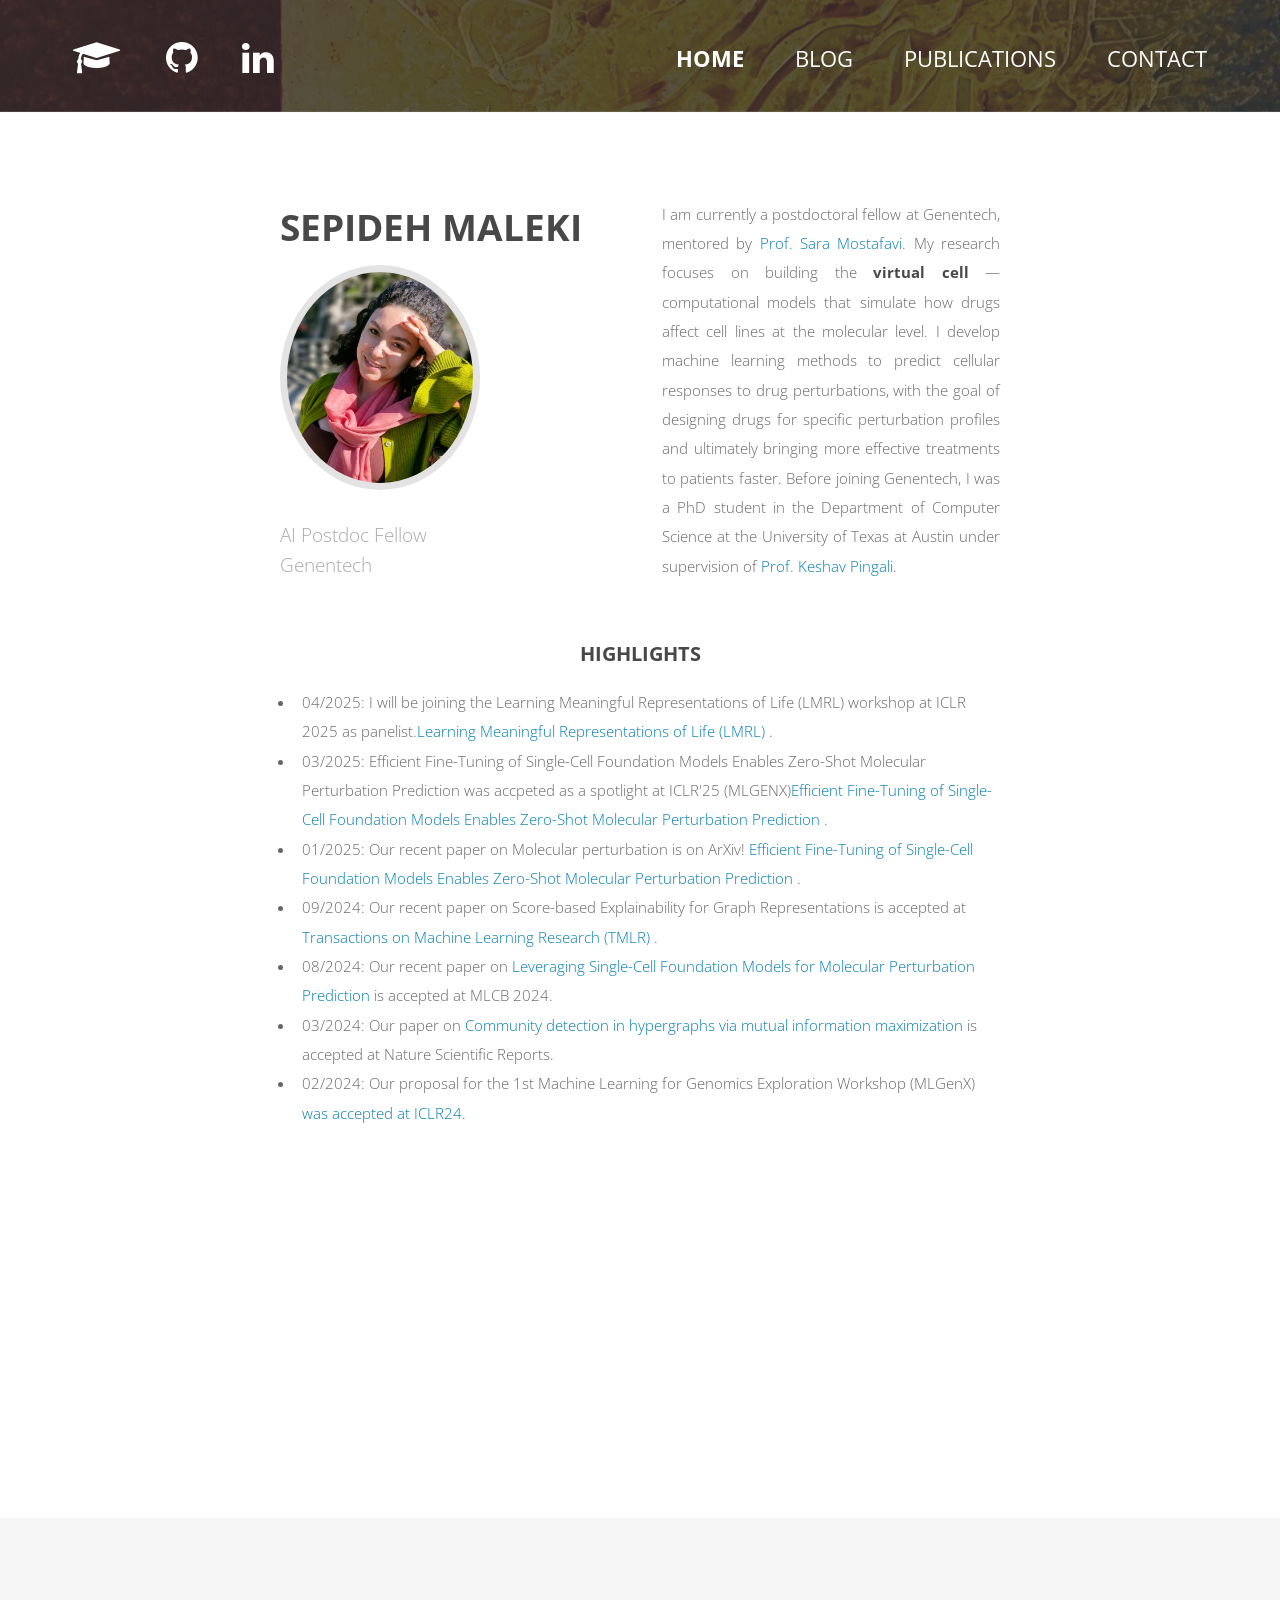
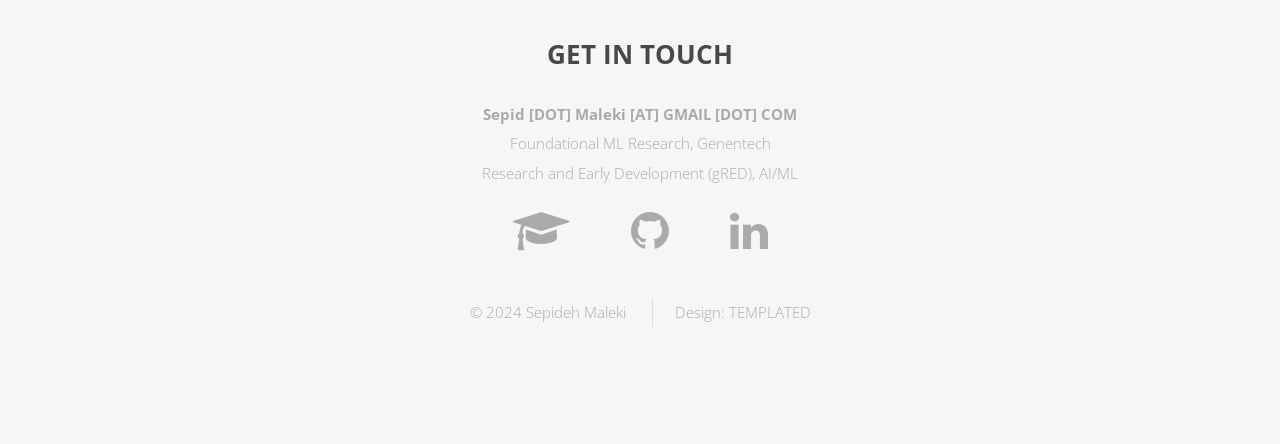
<file: index.html>
<!DOCTYPE HTML>
<!--
	Spatial by TEMPLATED
	templated.co @templatedco
	Released for free under the Creative Commons Attribution 3.0 license (templated.co/license)
-->
<html>

<head>
	<title>Sepideh Maleki | AI Research Postdoc fellow @ Genentech</title>
	<meta http-equiv="content-type" content="text/html; charset=utf-8" />
	<meta name="description" content="" />
	<meta name="keywords" content="" />
	<noscript>
		<link rel="stylesheet" href="css/style.css" />
		<link rel="stylesheet" href="css/skel.css" />
		<link rel="stylesheet" href="css/style-xlarge.css" />
	</noscript>
	<link rel="stylesheet" type="text/css" href="https://fonts.googleapis.com/css?family=Raleway:400,700">
	<link rel="stylesheet" type="text/css" href="https://fonts.googleapis.com/css?family=Open+Sans">
	<link rel="stylesheet" href="css/font-awesome.min.css">
	<!--[if lte IE 8]><script src="js/html5shiv.js"></script><![endif]-->
	<script src="js/jquery.min.js"></script>
	<script src="js/skel.min.js"></script>
	<script src="js/skel-layers.min.js"></script>
	<script src="js/init.js"></script>
	<script src='https://cdn.mathjax.org/mathjax/latest/MathJax.js?config=TeX-AMS-MML_HTMLorMML'></script>
</head>

<body class="landing">

	<!-- Header -->
	<header id="header">
		<ul class="icons">
			<li>
				<a href="https://scholar.google.com/citations?user=JSwHqtYAAAAJ&hl=en" class="icon fa-graduation-cap"></a>
			</li>
				<li>
					<a href="https://github.com/sepidism" class="icon fa-github"></a>
				</li>
			<li>
				<a href="https://www.linkedin.com/in/sepideh-maleki-08507460" class="icon fa-linkedin"></a>
			</li>
		</ul>
		<nav id="nav">
			<ul>
				<li><a href="/" class="active">Home</a></li>
				<li><a href="/blog.html">Blog</a></li>
				<li><a href="/#two">Publications</a></li>
				<li><a href="/#footer">Contact</a></li>
			</ul>
		</nav>
	</header>

	<!-- One -->
	<section id="one" class="wrapper style1">
		<div class="container 75%">
			<div class="row 200%">
				<div class="6u 12u$(medium)">
					<header class="major">
						<h2>Sepideh Maleki</h2>
						<p>
							<div class="image rounded" style="margin-bottom: 1.5em;"><img src="sm.jpeg" width="200" alt="" /></div>
						</p>
						<p style="text-transform:none">AI Postdoc Fellow</p>
						<p style="text-transform:none">Genentech</p>
					</header>
				</div>
				<div class="6u$ 12u$(medium)">
          <p align="justify">I am currently a postdoctoral fellow at Genentech, mentored by <a href="https://saramostafavi.github.io/" target="_blank">Prof. Sara Mostafavi</a>. My research focuses on building the <strong>virtual cell</strong> — computational models that simulate how drugs affect cell lines at the molecular level. I develop machine learning methods to predict cellular responses to drug perturbations, with the goal of designing drugs for specific perturbation profiles and ultimately bringing more effective treatments to patients faster.

		  Before joining Genentech, I was a PhD student in the Department of Computer Science at the University of Texas at Austin under supervision of <a href="https://www.cs.utexas.edu/~pingali/" target="_blank">Prof. Keshav Pingali</a>.
				</div>
			</div>
		</div>

		<div class="container 75%">
			<h3 style="text-align: center">Highlights</h3>
			<ul>
	<li>04/2025: I will be joining the Learning Meaningful Representations of Life (LMRL) workshop at ICLR 2025 as panelist.<a href="https://www.lmrl.org/">Learning Meaningful Representations of Life (LMRL)</a> .</li>

	<li>03/2025: Efficient Fine-Tuning of Single-Cell Foundation Models Enables Zero-Shot Molecular Perturbation Prediction was accpeted as a spotlight at ICLR'25 (MLGENX)<a href="https://arxiv.org/abs/2412.13478/">Efficient Fine-Tuning of Single-Cell Foundation Models Enables Zero-Shot Molecular Perturbation Prediction</a> .</li>

	<li>01/2025: Our recent paper on Molecular perturbation is on ArXiv! <a href="https://arxiv.org/abs/2412.13478/">Efficient Fine-Tuning of Single-Cell Foundation Models Enables Zero-Shot Molecular Perturbation Prediction</a> .</li>

	<li>09/2024: Our recent paper on Score-based Explainability for Graph Representations is accepted at <a href="https://jmlr.org/tmlr/">Transactions on Machine Learning Research (TMLR)</a> .</li>
	<li>08/2024: Our recent paper on <a href="https://openreview.net/pdf?id=DnG75_KyHjX">Leveraging Single-Cell Foundation Models for Molecular Perturbation Prediction</a> is accepted at MLCB 2024.</li>
        <li>03/2024: Our paper on <a href="https://www.nature.com/articles/s41598-024-55934-5">Community detection in hypergraphs via mutual information maximization</a> is accepted at Nature Scientific Reports. 
        <li>02/2024: Our proposal for the 1st Machine Learning for Genomics Exploration Workshop (MLGenX) <a href="https://mlgenx.github.io/"> was accepted at ICLR24.</a></li>
        
			</ul>
		</div>
	</section>

	<!-- Two -->
<!-- 	<section id="two" class="wrapper style2">
		<div class="container 75%">
			<h2 style="text-align: center">Selected Publications</h2>
			<hr />
			<div class="row 200%">
				<div class="3u 4u(large) 12u$(medium)">
						<div class="image rounded"><img src="images/bayrel.png" width="180" alt="" style="border:none;" /></div>
				</div>
				<div class="9u$ 8u$(large) 12u$(medium)">
					<header>
						<h4>Bayesian Relational Learning</h4>
						<p>a novel Bayesian representation learning method that infers the relational interactions across multi-omics data types.</p>
					</header>
					<p><span style="text-decoration: underline;">E. Hajiramezanali*</span>, A. Hasanzadeh*, N. Duffield, K. Narayanan, and X. Qian, <span style="font-weight: bold">BayReL: Bayesian Relational Learning for Multi-omics Data Integration</span>, NeurIPS 2020, [<a href='https://proceedings.neurips.cc/paper/2020/file/df5511886da327a5e2877c3cd733d9d7-Paper.pdf'>NeurIPS</a>, <a href='https://arxiv.org/abs/2010.05895'>arXiv:2010.05895</a>,<a href="http://ehsanhajiramezanali.github.io/misc/bayrelSlides.pdf">Slides</a>, <a href="http://ehsanhajiramezanali.github.io/misc/bayrelPoster.pdf">Poster</a>, <a href="https://github.com/ehsanhajiramezanali/BayReL">Code</a>], *equal contribution.</p>
				</div>
			</div>
			<hr />
			<div class="row 200%">
				<div class="3u 4u(large) 12u$(medium)">
						<div class="image rounded"><img src="images/gcn2.png" width="180" alt="" style="border:none;" /></div>
				</div>
				<div class="9u$ 8u$(large) 12u$(medium)">
					<header>
						<h4>Graph DropConnect</h4>
						<p>A unified framework for adaptive connection sampling in GNNS that not only alleviates over-smoothing and over-fitting tendencies of deep GNNs, but also enables learning with uncertainty.</p>
					</header>
          <p>A. Hasanzadeh*, <span style="text-decoration: underline;">E. Hajiramezanali*</span>, M. Zhou, N. Duffield, K. Narayanan, and X. Qian, <span style="font-weight: bold">Bayesian Graph Neural Networks with Adaptive Connection Sampling</span>, ICML 2020, [<a href='https://proceedings.icml.cc/static/paper_files/icml/2020/6133-Paper.pdf'>ICML</a>, <a href='https://arxiv.org/abs/2006.04064'>arXiv:2006.04064</a>,<a href="http://ehsanhajiramezanali.github.io/misc/gdcSlides.pdf">Slides</a>, <a href="https://github.com/ehsanhajiramezanali/GDC">Code</a>], *equal contribution.</p>
				</div>
			</div>
			<hr />
			<div class="row 200%">
				<div class="3u 4u(large) 12u$(medium)">
						<div class="image rounded"><img src="images/vgrnn.png" width="180" alt="" style="border:none;" /></div>
				</div>
				<div class="9u$ 8u$(large) 12u$(medium)">
					<header>
						<h4>Variational Graph Recurrent Neural Networks</h4>
						<p>Node embedding method for dynamic graphs that maps each node to a random vector in the latent space.</p>
					</header>
          <p><span style="text-decoration: underline;">E. Hajiramezanali*</span>, A. Hasanzadeh*, K. Narayanan, N. Duffield, M. Zhou, and X. Qian, <span style="font-weight: bold">Variational Graph Recurrent Neural Networks</span>, NeurIPS 2019, [<a href='http://papers.nips.cc/paper/9254-variational-graph-recurrent-neural-networks'>NeurIPS</a>, <a href='https://arxiv.org/abs/1908.09710'>arXiv:1908.09710</a>,<a href="http://ehsanhajiramezanali.github.io/misc/vgrnnPoster.pdf">Poster</a>, <a href="https://github.com/ehsanhajiramezanali/VGRNN">Code</a>], *equal contribution.</p>
				</div>
			</div>
			<hr />
			<div class="row 200%">
				<div class="3u 4u(large) 12u$(medium)">
						<div class="image rounded"><img src="images/sobc.png" width="180" alt="" style="border:none;" /></div>
				</div>
				<div class="9u$ 8u$(large) 12u$(medium)">
					<header>
						<h4>Scalable Optimal Bayesian Classification</h4>
						<p>Optimal classification of single-cell trajectories accounting for potential model uncertainty.</p>
					</header>
					<p><span style="text-decoration: underline;">E. Hajiramezanali</span>, M. Imani, U. Braga-Neto, X. Q, and E. Dougherty, <span style="font-weight: bold">Scalable Optimal Bayesian Classification of Single-Cell Trajectories under Regulatory Model Uncertainty</span>, BMC Genomics, [<a href='https://bmcgenomics.biomedcentral.com/articles/10.1186/s12864-019-5720-3'>BMC Genomics</a>, <a href='http://ehsanhajiramezanali.github.io/misc/sobc.pdf'>PDF</a>].</p>
				</div>
			</div>
			<hr />
			<div class="row 200%">
				<div class="3u 4u(large) 12u$(medium)">
						<div class="image rounded"><img src="images/bmdl.png" width="180" alt="" style="border:none;" /></div>
				</div>
				<div class="9u$ 8u$(large) 12u$(medium)">
					<header>
						<h4>Bayesian Multi-Domain Learning</h4>
						<p>Multi-domain negative binomial factorization model for over-dispersed count data.</p>
					</header>
					<p><span style="text-decoration: underline;">E. Hajiramezanali</span>, S. Z. Dadaneh, A. Karbalayghareh, M. Zhou, and X. Qian, <span style="font-weight: bold">Bayesian Multi-Domain Learning for Cancer Subtype Discovery from Next-Generation Sequencing Count Data</span>, NeurIPS 2018, [<a href='http://papers.nips.cc/paper/8125-bayesian-multi-domain-learning-for-cancer-subtype-discovery-from-next-generation-sequencing-count-data'>NeurIPS</a>, <a href='http://ehsanhajiramezanali.github.io/misc/Ehsan_BMDL_NIPS2018.pdf'>PDF</a>].</p>
				</div>
			</div>
			<hr />
			<p style="text-align:center;">For a full list, have a look at my <a href="https://scholar.google.com/citations?user=20I_DMoAAAAJ&hl=en">Google Scholar</a> page.</p>
		</div>
	</section>
 -->

	<!-- Three -->
	<section id="three" class="wrapper style3 special">
		<div class="container 50%">

			<h2>Curriculum vitae</h2>
			<ul class="actions">
				<li><a href="SMaleki_resume.pdf" class="button alt big">Download CV</a></li>
			</ul>
		</div>
	</section>


	<!-- Footer -->
	<footer id="footer">
		<div class="container">
			<h2>Get in touch</h2>
			<p><span style="font-weight: bold">Sepid [DOT] Maleki [AT] GMAIL [DOT] COM</span><br /> Foundational ML Research, Genentech<br />Research and Early Development (gRED), AI/ML</p>
			<p></p>
			<ul class="icons">
			<li>
				<a href="https://scholar.google.com/citations?user=20I_DMoAAAAJ&hl=en" class="icon fa-graduation-cap"></a>
			</li>
				<li>
					<a href="https://github.com/sepidism" class="icon fa-github"></a>
				</li>
			<li>
				<a href="https://www.linkedin.com/in/ehsan-hajiramezanali-978a3b52/" class="icon fa-linkedin"></a>
			</li>
			</ul>
			<ul class="copyright">
				<li>&copy; 2024 Sepideh Maleki</li>
				<li>Design: <a href="http://templated.co">TEMPLATED</a></li>
			</ul>
		</div>
	</footer>

</body>

</html>
</file>
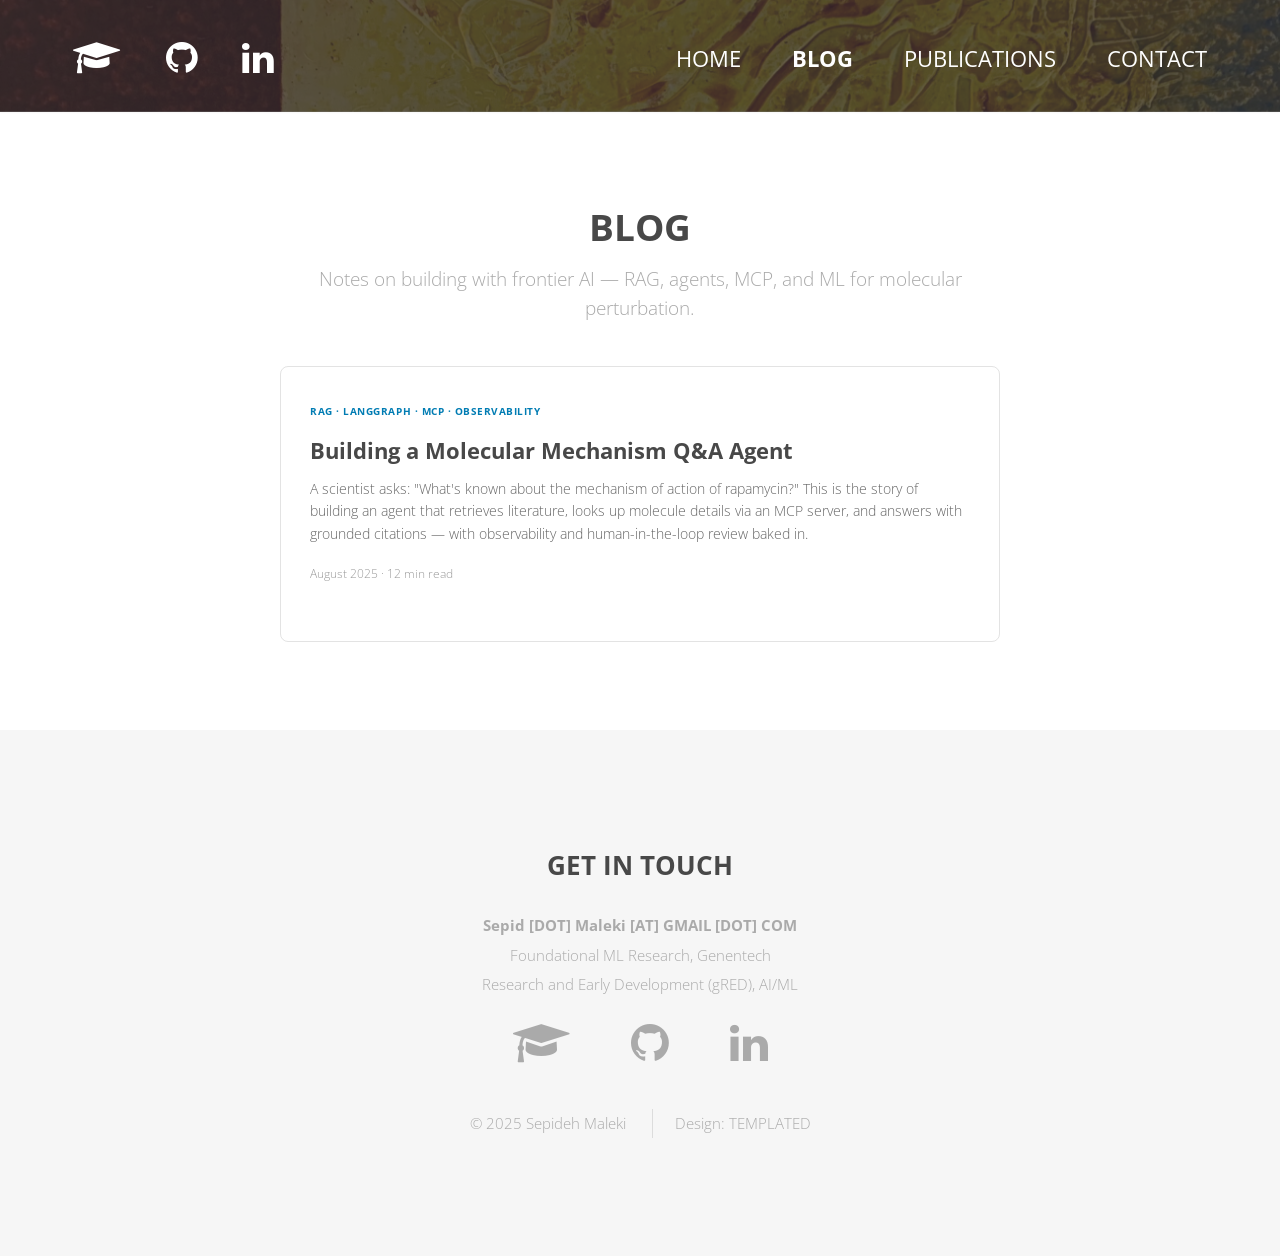
<file: blog.html>
<!DOCTYPE HTML>
<!--
	Spatial by TEMPLATED
	templated.co @templatedco
	Released for free under the Creative Commons Attribution 3.0 license (templated.co/license)
-->
<html>

<head>
	<title>Blog — Sepideh Maleki</title>
	<meta http-equiv="content-type" content="text/html; charset=utf-8" />
	<meta name="viewport" content="width=device-width, initial-scale=1" />
	<noscript>
		<link rel="stylesheet" href="css/style.css" />
		<link rel="stylesheet" href="css/skel.css" />
		<link rel="stylesheet" href="css/style-xlarge.css" />
	</noscript>
	<link rel="stylesheet" type="text/css" href="https://fonts.googleapis.com/css?family=Raleway:400,700">
	<link rel="stylesheet" type="text/css" href="https://fonts.googleapis.com/css?family=Open+Sans">
	<link rel="stylesheet" href="css/font-awesome.min.css">
	<!--[if lte IE 8]><script src="js/html5shiv.js"></script><![endif]-->
	<script src="js/jquery.min.js"></script>
	<script src="js/skel.min.js"></script>
	<script src="js/skel-layers.min.js"></script>
	<script src="js/init.js"></script>
</head>

<body class="landing">

	<!-- Header -->
	<header id="header">
		<ul class="icons">
			<li>
				<a href="https://scholar.google.com/citations?user=JSwHqtYAAAAJ&hl=en" class="icon fa-graduation-cap"></a>
			</li>
			<li>
				<a href="https://github.com/sepidism" class="icon fa-github"></a>
			</li>
			<li>
				<a href="https://www.linkedin.com/in/sepideh-maleki-08507460" class="icon fa-linkedin"></a>
			</li>
		</ul>
		<nav id="nav">
			<ul>
				<li><a href="/">Home</a></li>
				<li><a href="/blog.html" class="active">Blog</a></li>
				<li><a href="/#two">Publications</a></li>
				<li><a href="/#footer">Contact</a></li>
			</ul>
		</nav>
	</header>

	<!-- Blog Index -->
	<section id="one" class="wrapper style1">
		<div class="container 75%">
			<header class="major" style="text-align: center; margin-bottom: 3em;">
				<h2>Blog</h2>
				<p style="text-transform:none">Notes on building with frontier AI — RAG, agents, MCP, and ML for molecular perturbation.</p>
			</header>

			<!-- Blog Post Card -->
			<a href="/blog/molecular-mechanism-qa-agent.html" style="text-decoration:none; color:inherit; display:block; padding:2em; border:1px solid rgba(144,144,144,0.25); border-radius:8px; margin-bottom:2em; transition: all 0.2s ease-in-out;" onmouseover="this.style.borderColor='#007cb3'; this.style.boxShadow='0 4px 20px rgba(0,0,0,0.08)';" onmouseout="this.style.borderColor='rgba(144,144,144,0.25)'; this.style.boxShadow='none';">
				<p style="text-transform:uppercase; font-size:0.7em; font-weight:700; letter-spacing:0.05em; color:#007cb3; margin-bottom:0.8em;">RAG · LangGraph · MCP · Observability</p>
				<h3 style="font-size:1.5em; margin-bottom:0.5em; text-transform:none;">Building a Molecular Mechanism Q&amp;A Agent</h3>
				<p style="color:#666; line-height:1.6em; font-size:0.95em; margin-bottom:1em;">A scientist asks: "What's known about the mechanism of action of rapamycin?" This is the story of building an agent that retrieves literature, looks up molecule details via an MCP server, and answers with grounded citations — with observability and human-in-the-loop review baked in.</p>
				<p style="font-size:0.8em; color:#999;">August 2025 · 12 min read</p>
			</a>

		</div>
	</section>

	<!-- Footer -->
	<footer id="footer">
		<div class="container">
			<h2>Get in touch</h2>
			<p><span style="font-weight: bold">Sepid [DOT] Maleki [AT] GMAIL [DOT] COM</span><br /> Foundational ML Research, Genentech<br />Research and Early Development (gRED), AI/ML</p>
			<ul class="icons">
				<li><a href="https://scholar.google.com/citations?user=JSwHqtYAAAAJ&hl=en" class="icon fa-graduation-cap"></a></li>
				<li><a href="https://github.com/sepidism" class="icon fa-github"></a></li>
				<li><a href="https://www.linkedin.com/in/sepideh-maleki-08507460" class="icon fa-linkedin"></a></li>
			</ul>
			<ul class="copyright">
				<li>&copy; 2025 Sepideh Maleki</li>
				<li>Design: <a href="http://templated.co">TEMPLATED</a></li>
			</ul>
		</div>
	</footer>

</body>

</html>
</file>
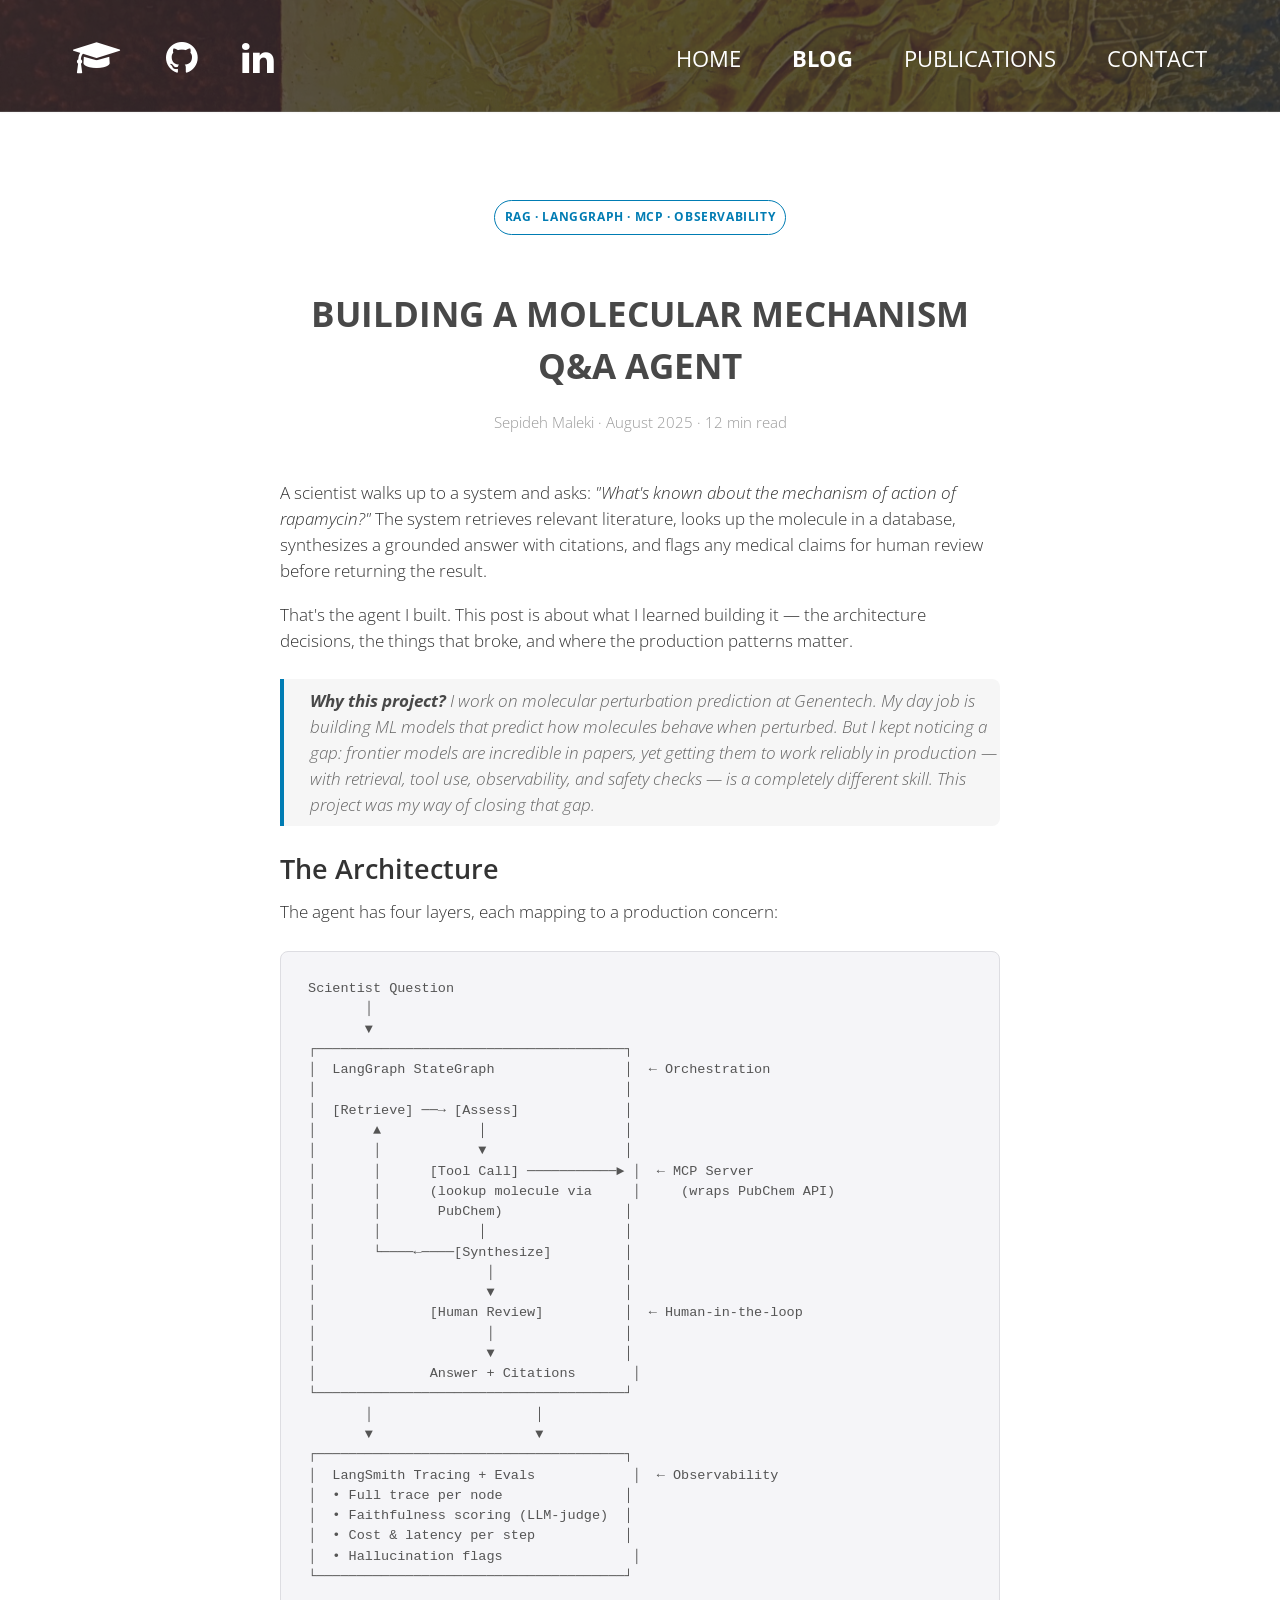
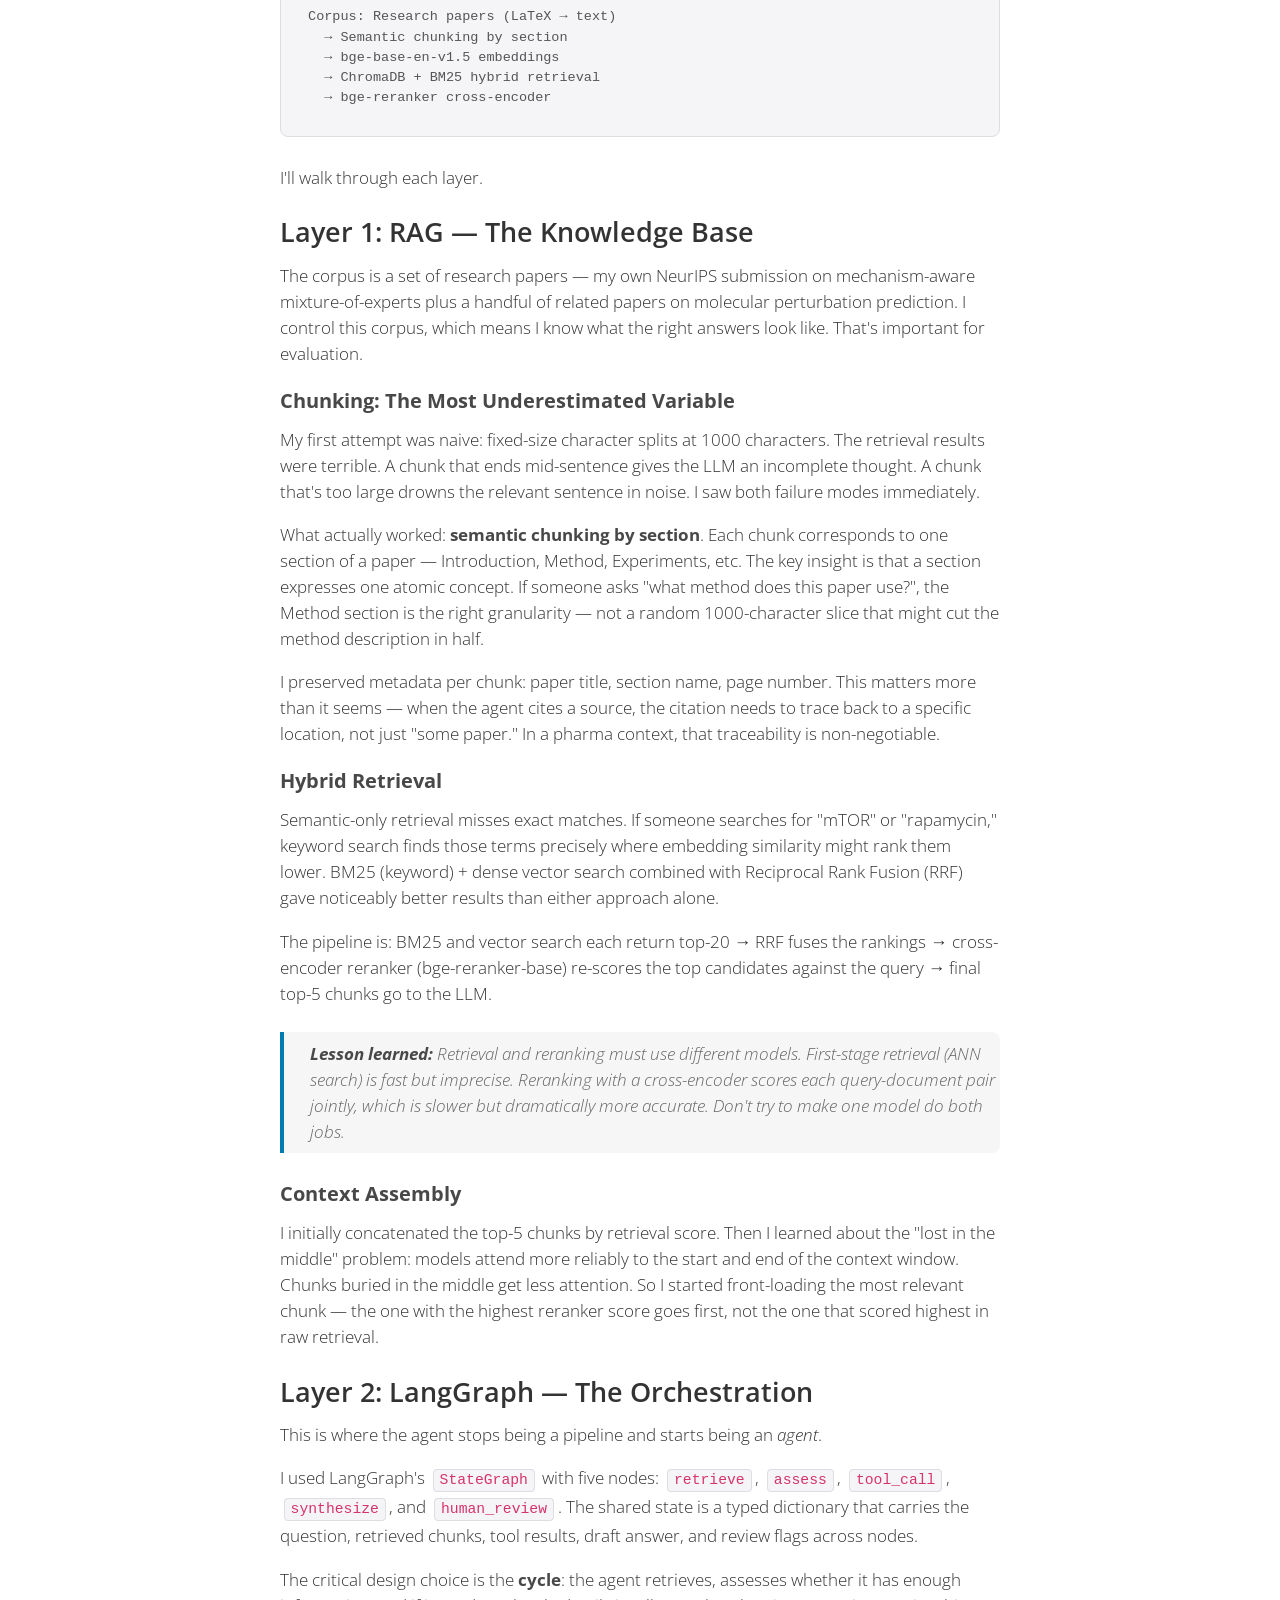
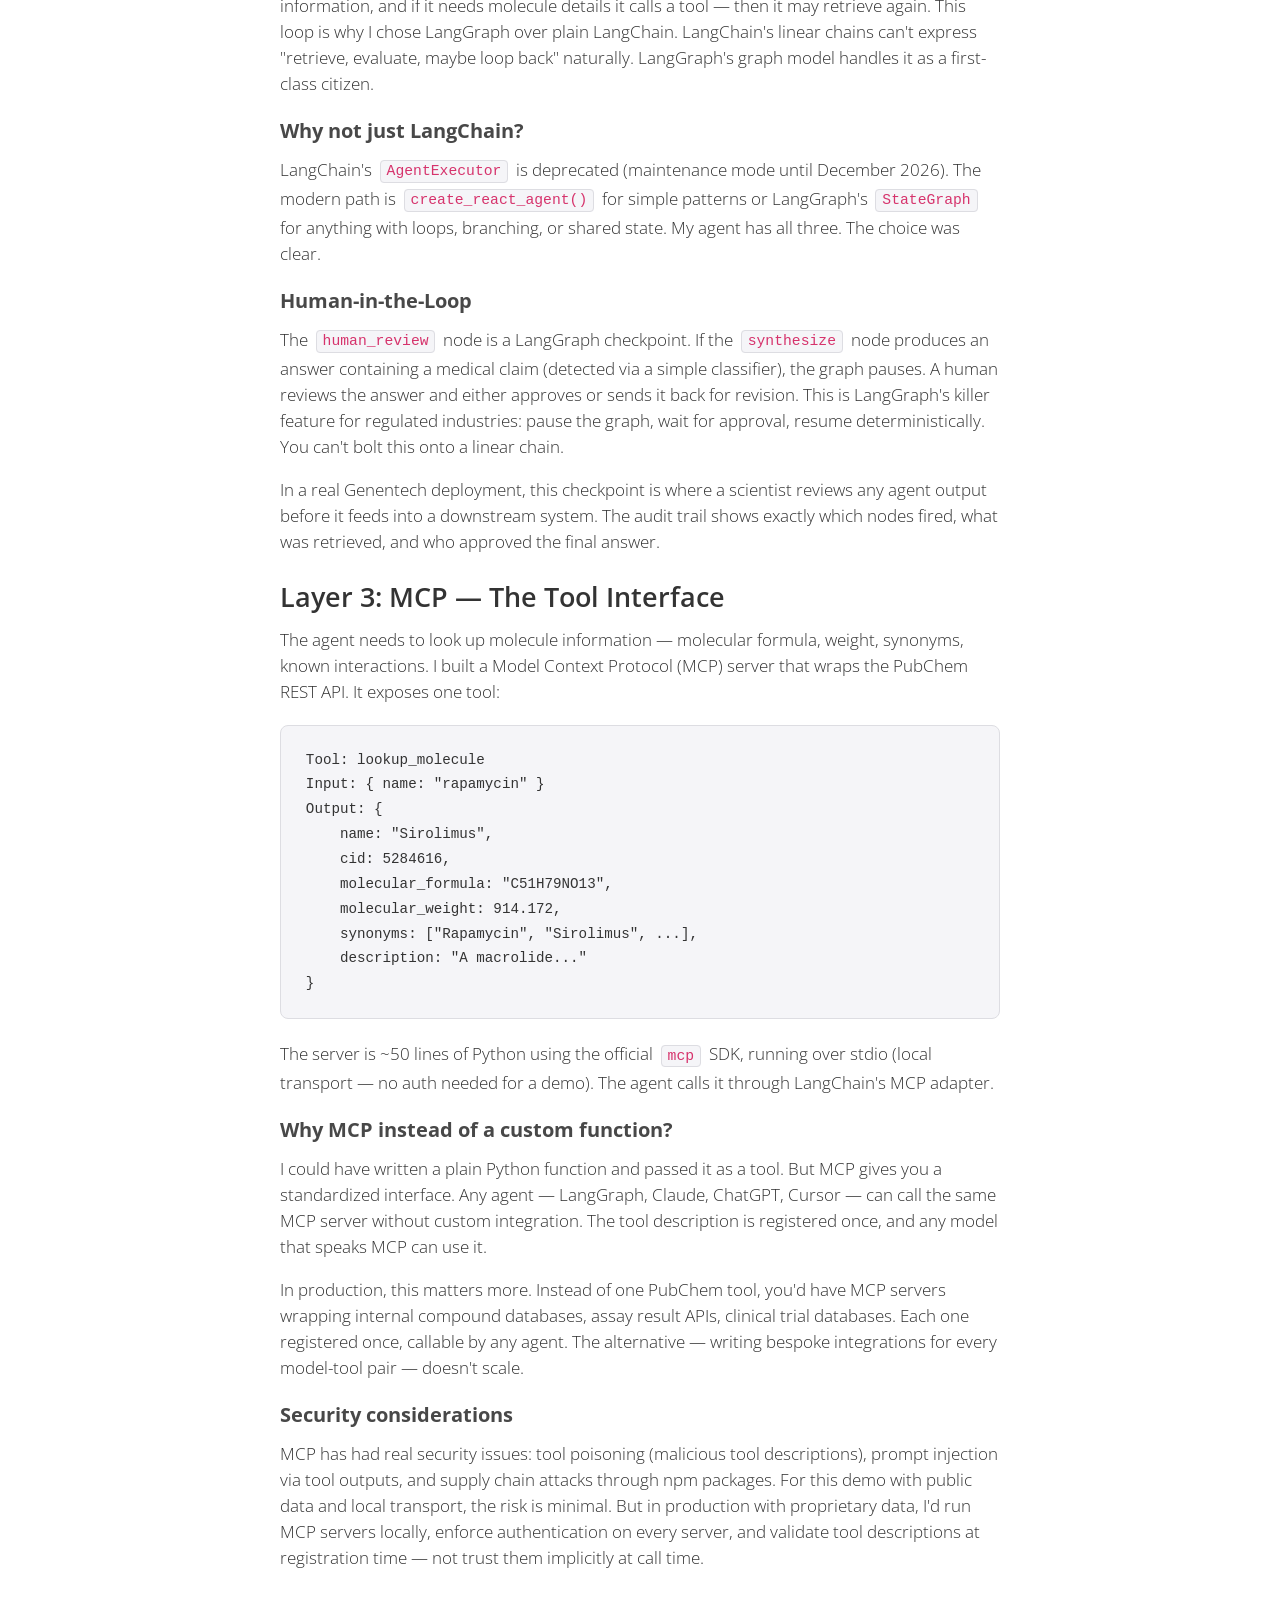
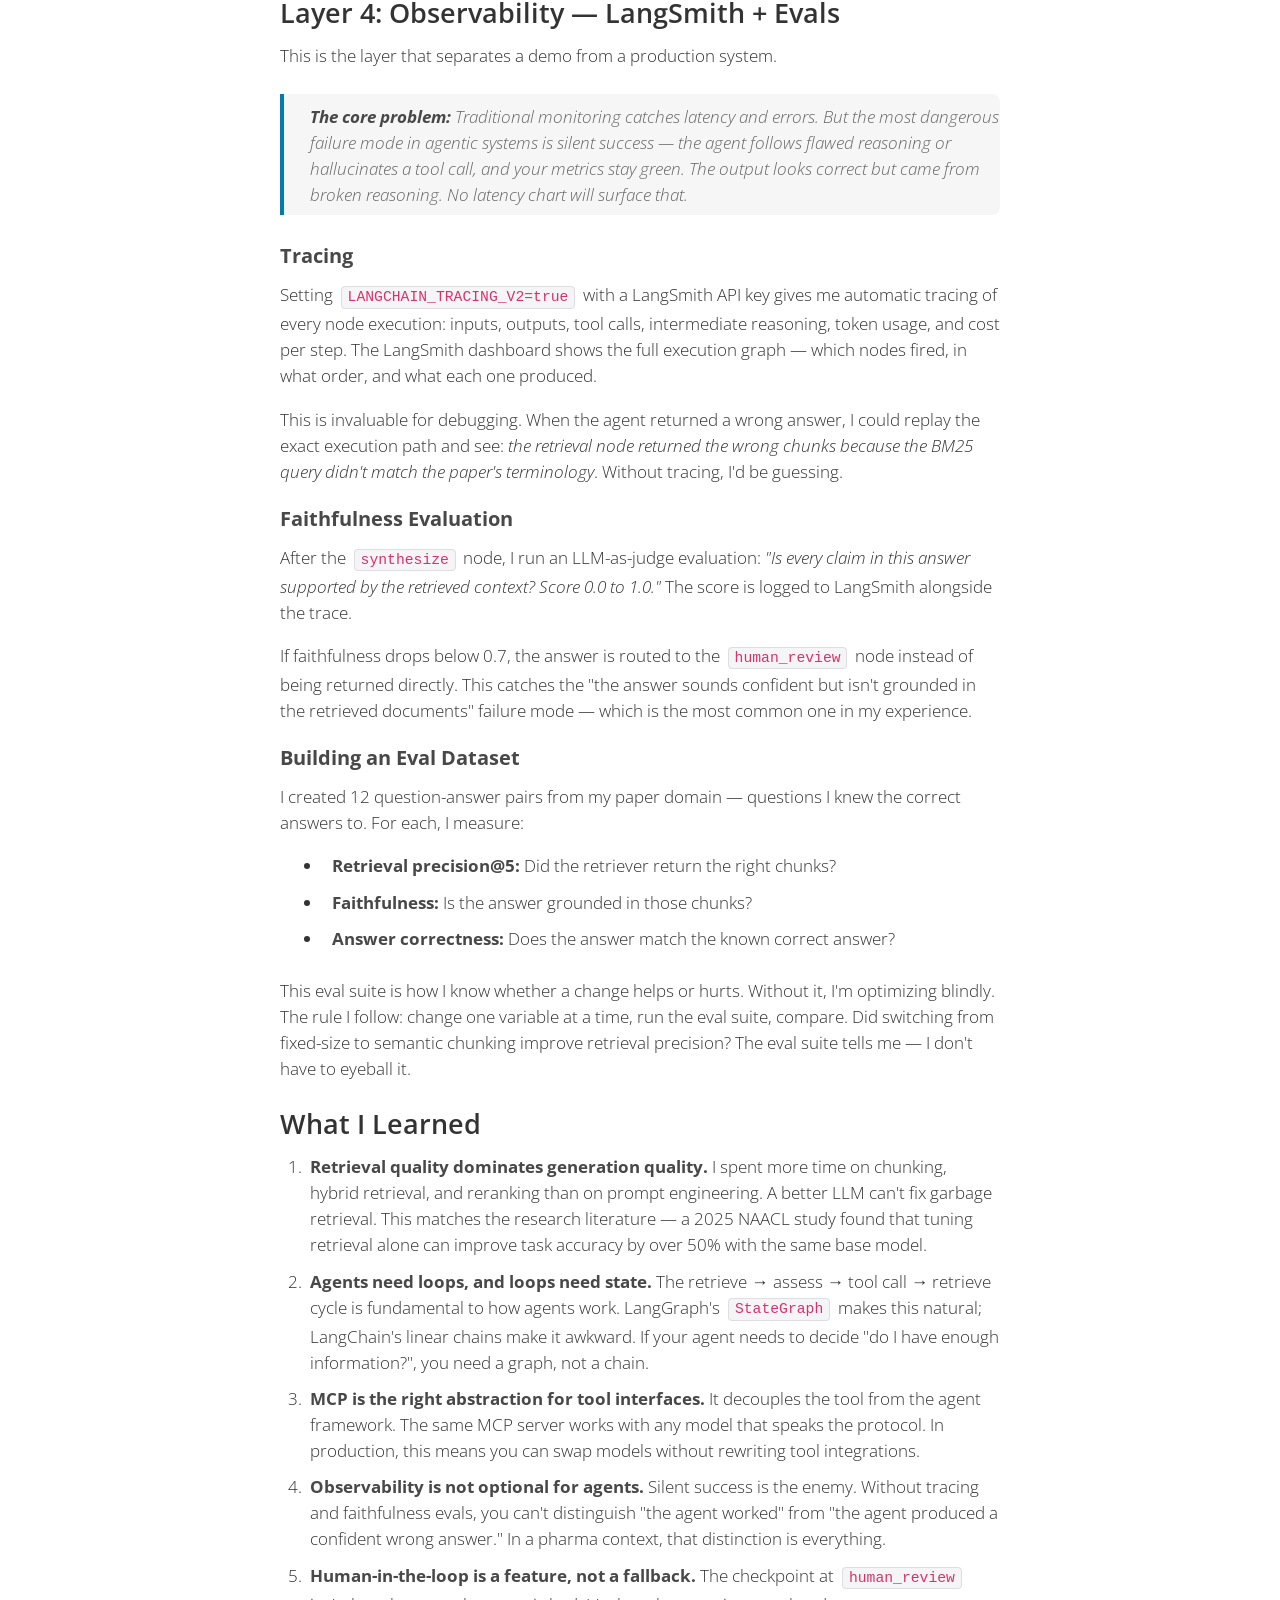
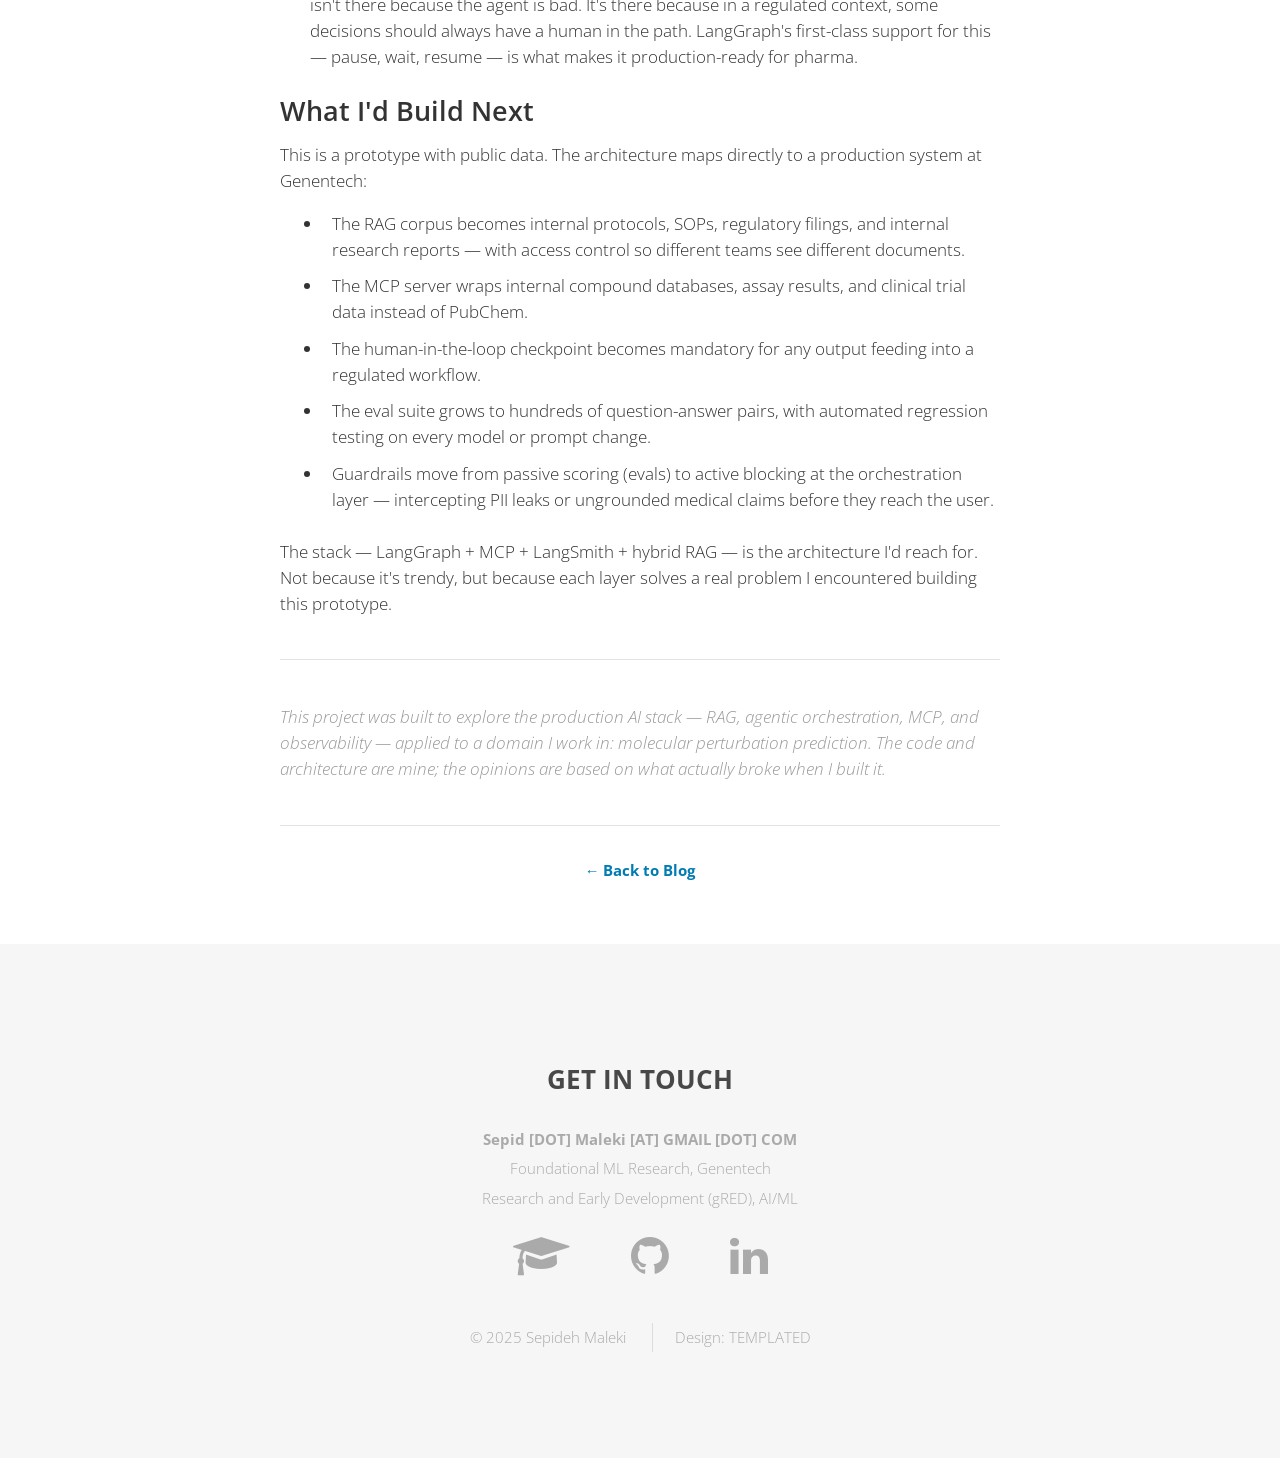
<file: blog/molecular-mechanism-qa-agent.html>
<!DOCTYPE HTML>
<!--
	Spatial by TEMPLATED
	templated.co @templatedco
	Released for free under the Creative Commons Attribution 3.0 license (templated.co/license)
-->
<html>

<head>
	<title>Building a Molecular Mechanism Q&A Agent — Sepideh Maleki</title>
	<meta http-equiv="content-type" content="text/html; charset=utf-8" />
	<meta name="viewport" content="width=device-width, initial-scale=1" />
	<meta name="description" content="How I built a literature Q&A agent using LangGraph, RAG, MCP, and LangSmith observability — with lessons on chunking, retrieval, and agent reliability." />
	<noscript>
		<link rel="stylesheet" href="/css/style.css" />
		<link rel="stylesheet" href="/css/skel.css" />
		<link rel="stylesheet" href="/css/style-xlarge.css" />
	</noscript>
	<link rel="stylesheet" type="text/css" href="https://fonts.googleapis.com/css?family=Raleway:400,700">
	<link rel="stylesheet" type="text/css" href="https://fonts.googleapis.com/css?family=Open+Sans">
	<link rel="stylesheet" href="/css/font-awesome.min.css">
	<!--[if lte IE 8]><script src="/js/html5shiv.js"></script><![endif]-->
	<script src="/js/jquery.min.js"></script>
	<script src="/js/skel.min.js"></script>
	<script src="/js/skel-layers.min.js"></script>
	<script src="/js/init.js"></script>
	<style>
		.post-meta {
			text-align: center;
			color: #999;
			font-size: 0.85em;
			margin-bottom: 3em;
		}
		.post-tag {
			display: inline-block;
			text-transform: uppercase;
			font-size: 0.7em;
			font-weight: 700;
			letter-spacing: 0.05em;
			color: #007cb3;
			border: 1px solid #007cb3;
			padding: 0.3em 0.8em;
			border-radius: 20px;
			margin-bottom: 1.5em;
		}
		.post-body code {
			font-family: monospace;
			background: #f5f5f8;
			border: 1px solid #dddde2;
			padding: 0.15em 0.4em;
			border-radius: 4px;
			font-size: 0.85em;
			color: #d6336c;
		}
		.post-body pre {
			background: #f5f5f8;
			border: 1px solid #dddde2;
			border-radius: 8px;
			padding: 1.5em;
			overflow-x: auto;
			font-size: 0.82em;
			line-height: 1.55;
			margin: 1.5em 0;
		}
		.post-body pre code {
			background: none;
			border: none;
			padding: 0;
			color: #333;
			font-size: 1em;
		}
		.post-body blockquote {
			border-left: 4px solid #007cb3;
			padding: 0.5em 0 0.5em 1.5em;
			margin: 1.5em 0;
			color: #666;
			font-style: italic;
			background: #f6f6f6;
			border-radius: 0 8px 8px 0;
		}
		.post-body blockquote p {
			margin-bottom: 0;
		}
		.arch-diagram {
			background: #f5f5f8;
			border: 1px solid #dddde2;
			border-radius: 8px;
			padding: 2em;
			margin: 2em 0;
			font-family: monospace;
			font-size: 0.78em;
			line-height: 1.5;
			overflow-x: auto;
			white-space: pre;
			color: #555;
		}
		.post-body h2 {
			margin-top: 2.5em;
		}
		.post-body ol, .post-body ul {
			padding-left: 1.5em;
			margin-bottom: 1.5em;
		}
		.post-body li {
			margin-bottom: 0.6em;
		}
		.back-link {
			text-align: center;
			margin-top: 3em;
			padding-top: 2em;
			border-top: 1px solid rgba(144,144,144,0.25);
		}
	</style>
</head>

<body class="landing">

	<!-- Header -->
	<header id="header">
		<ul class="icons">
			<li>
				<a href="https://scholar.google.com/citations?user=JSwHqtYAAAAJ&hl=en" class="icon fa-graduation-cap"></a>
			</li>
			<li>
				<a href="https://github.com/sepidism" class="icon fa-github"></a>
			</li>
			<li>
				<a href="https://www.linkedin.com/in/sepideh-maleki-08507460" class="icon fa-linkedin"></a>
			</li>
		</ul>
		<nav id="nav">
			<ul>
				<li><a href="/">Home</a></li>
				<li><a href="/blog.html" class="active">Blog</a></li>
				<li><a href="/#two">Publications</a></li>
				<li><a href="/#footer">Contact</a></li>
			</ul>
		</nav>
	</header>

	<!-- Blog Post -->
	<section id="one" class="wrapper style1">
		<div class="container 75%">
			<div class="blog blogheader" style="text-align:center;">
				<div class="post-tag">RAG · LangGraph · MCP · Observability</div>
				<h2 style="font-size:2em; margin-bottom:0.5em;">Building a Molecular Mechanism Q&amp;A Agent</h2>
				<div class="post-meta">Sepideh Maleki · August 2025 · 12 min read</div>
			</div>

			<div class="blog post-body">

			<p>A scientist walks up to a system and asks: <em>"What's known about the mechanism of action of rapamycin?"</em> The system retrieves relevant literature, looks up the molecule in a database, synthesizes a grounded answer with citations, and flags any medical claims for human review before returning the result.</p>

			<p>That's the agent I built. This post is about what I learned building it — the architecture decisions, the things that broke, and where the production patterns matter.</p>

			<blockquote>
				<p><strong>Why this project?</strong> I work on molecular perturbation prediction at Genentech. My day job is building ML models that predict how molecules behave when perturbed. But I kept noticing a gap: frontier models are incredible in papers, yet getting them to work reliably in production — with retrieval, tool use, observability, and safety checks — is a completely different skill. This project was my way of closing that gap.</p>
			</blockquote>

			<!-- ===== Architecture Overview ===== -->
			<h3>The Architecture</h3>

			<p>The agent has four layers, each mapping to a production concern:</p>

			<div class="arch-diagram">Scientist Question
       │
       ▼
┌──────────────────────────────────────┐
│  LangGraph StateGraph                │  ← Orchestration
│                                      │
│  [Retrieve] ──→ [Assess]             │
│       ▲            │                 │
│       │            ▼                 │
│       │      [Tool Call] ───────────► │  ← MCP Server
│       │      (lookup molecule via     │     (wraps PubChem API)
│       │       PubChem)               │
│       │            │                 │
│       └────←────[Synthesize]         │
│                     │                │
│                     ▼                │
│              [Human Review]          │  ← Human-in-the-loop
│                     │                │
│                     ▼                │
│              Answer + Citations       │
└──────────────────────────────────────┘
       │                    │
       ▼                    ▼
┌──────────────────────────────────────┐
│  LangSmith Tracing + Evals            │  ← Observability
│  • Full trace per node               │
│  • Faithfulness scoring (LLM-judge)  │
│  • Cost & latency per step           │
│  • Hallucination flags                │
└──────────────────────────────────────┘

Corpus: Research papers (LaTeX → text)
  → Semantic chunking by section
  → bge-base-en-v1.5 embeddings
  → ChromaDB + BM25 hybrid retrieval
  → bge-reranker cross-encoder</div>

			<p>I'll walk through each layer.</p>

			<!-- ===== RAG ===== -->
			<h3>Layer 1: RAG — The Knowledge Base</h3>

			<p>The corpus is a set of research papers — my own NeurIPS submission on mechanism-aware mixture-of-experts plus a handful of related papers on molecular perturbation prediction. I control this corpus, which means I know what the right answers look like. That's important for evaluation.</p>

			<h4>Chunking: The Most Underestimated Variable</h4>

			<p>My first attempt was naive: fixed-size character splits at 1000 characters. The retrieval results were terrible. A chunk that ends mid-sentence gives the LLM an incomplete thought. A chunk that's too large drowns the relevant sentence in noise. I saw both failure modes immediately.</p>

			<p>What actually worked: <strong>semantic chunking by section</strong>. Each chunk corresponds to one section of a paper — Introduction, Method, Experiments, etc. The key insight is that a section expresses one atomic concept. If someone asks "what method does this paper use?", the Method section is the right granularity — not a random 1000-character slice that might cut the method description in half.</p>

			<p>I preserved metadata per chunk: paper title, section name, page number. This matters more than it seems — when the agent cites a source, the citation needs to trace back to a specific location, not just "some paper." In a pharma context, that traceability is non-negotiable.</p>

			<h4>Hybrid Retrieval</h4>

			<p>Semantic-only retrieval misses exact matches. If someone searches for "mTOR" or "rapamycin," keyword search finds those terms precisely where embedding similarity might rank them lower. BM25 (keyword) + dense vector search combined with Reciprocal Rank Fusion (RRF) gave noticeably better results than either approach alone.</p>

			<p>The pipeline is: BM25 and vector search each return top-20 → RRF fuses the rankings → cross-encoder reranker (bge-reranker-base) re-scores the top candidates against the query → final top-5 chunks go to the LLM.</p>

			<blockquote>
				<p><strong>Lesson learned:</strong> Retrieval and reranking must use different models. First-stage retrieval (ANN search) is fast but imprecise. Reranking with a cross-encoder scores each query-document pair jointly, which is slower but dramatically more accurate. Don't try to make one model do both jobs.</p>
			</blockquote>

			<h4>Context Assembly</h4>

			<p>I initially concatenated the top-5 chunks by retrieval score. Then I learned about the "lost in the middle" problem: models attend more reliably to the start and end of the context window. Chunks buried in the middle get less attention. So I started front-loading the most relevant chunk — the one with the highest reranker score goes first, not the one that scored highest in raw retrieval.</p>

			<!-- ===== LangGraph ===== -->
			<h3>Layer 2: LangGraph — The Orchestration</h3>

			<p>This is where the agent stops being a pipeline and starts being an <em>agent</em>.</p>

			<p>I used LangGraph's <code>StateGraph</code> with five nodes: <code>retrieve</code>, <code>assess</code>, <code>tool_call</code>, <code>synthesize</code>, and <code>human_review</code>. The shared state is a typed dictionary that carries the question, retrieved chunks, tool results, draft answer, and review flags across nodes.</p>

			<p>The critical design choice is the <strong>cycle</strong>: the agent retrieves, assesses whether it has enough information, and if it needs molecule details it calls a tool — then it may retrieve again. This loop is why I chose LangGraph over plain LangChain. LangChain's linear chains can't express "retrieve, evaluate, maybe loop back" naturally. LangGraph's graph model handles it as a first-class citizen.</p>

			<h4>Why not just LangChain?</h4>

			<p>LangChain's <code>AgentExecutor</code> is deprecated (maintenance mode until December 2026). The modern path is <code>create_react_agent()</code> for simple patterns or LangGraph's <code>StateGraph</code> for anything with loops, branching, or shared state. My agent has all three. The choice was clear.</p>

			<h4>Human-in-the-Loop</h4>

			<p>The <code>human_review</code> node is a LangGraph checkpoint. If the <code>synthesize</code> node produces an answer containing a medical claim (detected via a simple classifier), the graph pauses. A human reviews the answer and either approves or sends it back for revision. This is LangGraph's killer feature for regulated industries: pause the graph, wait for approval, resume deterministically. You can't bolt this onto a linear chain.</p>

			<p>In a real Genentech deployment, this checkpoint is where a scientist reviews any agent output before it feeds into a downstream system. The audit trail shows exactly which nodes fired, what was retrieved, and who approved the final answer.</p>

			<!-- ===== MCP ===== -->
			<h3>Layer 3: MCP — The Tool Interface</h3>

			<p>The agent needs to look up molecule information — molecular formula, weight, synonyms, known interactions. I built a Model Context Protocol (MCP) server that wraps the PubChem REST API. It exposes one tool:</p>

			<pre><code>Tool: lookup_molecule
Input: { name: "rapamycin" }
Output: {
    name: "Sirolimus",
    cid: 5284616,
    molecular_formula: "C51H79NO13",
    molecular_weight: 914.172,
    synonyms: ["Rapamycin", "Sirolimus", ...],
    description: "A macrolide..."
}</code></pre>

			<p>The server is ~50 lines of Python using the official <code>mcp</code> SDK, running over stdio (local transport — no auth needed for a demo). The agent calls it through LangChain's MCP adapter.</p>

			<h4>Why MCP instead of a custom function?</h4>

			<p>I could have written a plain Python function and passed it as a tool. But MCP gives you a standardized interface. Any agent — LangGraph, Claude, ChatGPT, Cursor — can call the same MCP server without custom integration. The tool description is registered once, and any model that speaks MCP can use it.</p>

			<p>In production, this matters more. Instead of one PubChem tool, you'd have MCP servers wrapping internal compound databases, assay result APIs, clinical trial databases. Each one registered once, callable by any agent. The alternative — writing bespoke integrations for every model-tool pair — doesn't scale.</p>

			<h4>Security considerations</h4>

			<p>MCP has had real security issues: tool poisoning (malicious tool descriptions), prompt injection via tool outputs, and supply chain attacks through npm packages. For this demo with public data and local transport, the risk is minimal. But in production with proprietary data, I'd run MCP servers locally, enforce authentication on every server, and validate tool descriptions at registration time — not trust them implicitly at call time.</p>

			<!-- ===== Observability ===== -->
			<h3>Layer 4: Observability — LangSmith + Evals</h3>

			<p>This is the layer that separates a demo from a production system.</p>

			<blockquote>
				<p><strong>The core problem:</strong> Traditional monitoring catches latency and errors. But the most dangerous failure mode in agentic systems is <em>silent success</em> — the agent follows flawed reasoning or hallucinates a tool call, and your metrics stay green. The output looks correct but came from broken reasoning. No latency chart will surface that.</p>
			</blockquote>

			<h4>Tracing</h4>

			<p>Setting <code>LANGCHAIN_TRACING_V2=true</code> with a LangSmith API key gives me automatic tracing of every node execution: inputs, outputs, tool calls, intermediate reasoning, token usage, and cost per step. The LangSmith dashboard shows the full execution graph — which nodes fired, in what order, and what each one produced.</p>

			<p>This is invaluable for debugging. When the agent returned a wrong answer, I could replay the exact execution path and see: <em>the retrieval node returned the wrong chunks because the BM25 query didn't match the paper's terminology</em>. Without tracing, I'd be guessing.</p>

			<h4>Faithfulness Evaluation</h4>

			<p>After the <code>synthesize</code> node, I run an LLM-as-judge evaluation: <em>"Is every claim in this answer supported by the retrieved context? Score 0.0 to 1.0."</em> The score is logged to LangSmith alongside the trace.</p>

			<p>If faithfulness drops below 0.7, the answer is routed to the <code>human_review</code> node instead of being returned directly. This catches the "the answer sounds confident but isn't grounded in the retrieved documents" failure mode — which is the most common one in my experience.</p>

			<h4>Building an Eval Dataset</h4>

			<p>I created 12 question-answer pairs from my paper domain — questions I knew the correct answers to. For each, I measure:</p>

			<ul>
				<li><strong>Retrieval precision@5:</strong> Did the retriever return the right chunks?</li>
				<li><strong>Faithfulness:</strong> Is the answer grounded in those chunks?</li>
				<li><strong>Answer correctness:</strong> Does the answer match the known correct answer?</li>
			</ul>

			<p>This eval suite is how I know whether a change helps or hurts. Without it, I'm optimizing blindly. The rule I follow: change one variable at a time, run the eval suite, compare. Did switching from fixed-size to semantic chunking improve retrieval precision? The eval suite tells me — I don't have to eyeball it.</p>

			<!-- ===== Lessons ===== -->
			<h3>What I Learned</h3>

			<ol>
				<li>
					<strong>Retrieval quality dominates generation quality.</strong> I spent more time on chunking, hybrid retrieval, and reranking than on prompt engineering. A better LLM can't fix garbage retrieval. This matches the research literature — a 2025 NAACL study found that tuning retrieval alone can improve task accuracy by over 50% with the same base model.
				</li>
				<li>
					<strong>Agents need loops, and loops need state.</strong> The retrieve → assess → tool call → retrieve cycle is fundamental to how agents work. LangGraph's <code>StateGraph</code> makes this natural; LangChain's linear chains make it awkward. If your agent needs to decide "do I have enough information?", you need a graph, not a chain.
				</li>
				<li>
					<strong>MCP is the right abstraction for tool interfaces.</strong> It decouples the tool from the agent framework. The same MCP server works with any model that speaks the protocol. In production, this means you can swap models without rewriting tool integrations.
				</li>
				<li>
					<strong>Observability is not optional for agents.</strong> Silent success is the enemy. Without tracing and faithfulness evals, you can't distinguish "the agent worked" from "the agent produced a confident wrong answer." In a pharma context, that distinction is everything.
				</li>
				<li>
					<strong>Human-in-the-loop is a feature, not a fallback.</strong> The checkpoint at <code>human_review</code> isn't there because the agent is bad. It's there because in a regulated context, some decisions should always have a human in the path. LangGraph's first-class support for this — pause, wait, resume — is what makes it production-ready for pharma.
				</li>
			</ol>

			<!-- ===== What's Next ===== -->
			<h3>What I'd Build Next</h3>

			<p>This is a prototype with public data. The architecture maps directly to a production system at Genentech:</p>

			<ul>
				<li>The RAG corpus becomes internal protocols, SOPs, regulatory filings, and internal research reports — with access control so different teams see different documents.</li>
				<li>The MCP server wraps internal compound databases, assay results, and clinical trial data instead of PubChem.</li>
				<li>The human-in-the-loop checkpoint becomes mandatory for any output feeding into a regulated workflow.</li>
				<li>The eval suite grows to hundreds of question-answer pairs, with automated regression testing on every model or prompt change.</li>
				<li>Guardrails move from passive scoring (evals) to active blocking at the orchestration layer — intercepting PII leaks or ungrounded medical claims before they reach the user.</li>
			</ul>

			<p>The stack — LangGraph + MCP + LangSmith + hybrid RAG — is the architecture I'd reach for. Not because it's trendy, but because each layer solves a real problem I encountered building this prototype.</p>

			<hr style="border:none; border-top:1px solid rgba(144,144,144,0.25); margin:2.5em 0;" />

			<p style="font-style:italic; color:#999;"><em>This project was built to explore the production AI stack — RAG, agentic orchestration, MCP, and observability — applied to a domain I work in: molecular perturbation prediction. The code and architecture are mine; the opinions are based on what actually broke when I built it.</em></p>

			</div>

			<div class="back-link">
				<a href="/blog.html" style="font-weight:700;">← Back to Blog</a>
			</div>

		</div>
	</section>

	<!-- Footer -->
	<footer id="footer">
		<div class="container">
			<h2>Get in touch</h2>
			<p><span style="font-weight: bold">Sepid [DOT] Maleki [AT] GMAIL [DOT] COM</span><br /> Foundational ML Research, Genentech<br />Research and Early Development (gRED), AI/ML</p>
			<ul class="icons">
				<li><a href="https://scholar.google.com/citations?user=JSwHqtYAAAAJ&hl=en" class="icon fa-graduation-cap"></a></li>
				<li><a href="https://github.com/sepidism" class="icon fa-github"></a></li>
				<li><a href="https://www.linkedin.com/in/sepideh-maleki-08507460" class="icon fa-linkedin"></a></li>
			</ul>
			<ul class="copyright">
				<li>&copy; 2025 Sepideh Maleki</li>
				<li>Design: <a href="http://templated.co">TEMPLATED</a></li>
			</ul>
		</div>
	</footer>

</body>

</html>
</file>
<file: css/style.css>
@charset "UTF-8";

/*
	Spatial by TEMPLATED
	templated.co @templatedco
	Released for free under the Creative Commons Attribution 3.0 license (templated.co/license)
*/

/* Basic */

	body {
		background: #fff;
	}

		body.is-loading *, body.is-loading *:before, body.is-loading *:after {
			-moz-animation: none !important;
			-webkit-animation: none !important;
			-o-animation: none !important;
			-ms-animation: none !important;
			animation: none !important;
			-moz-transition: none !important;
			-webkit-transition: none !important;
			-o-transition: none !important;
			-ms-transition: none !important;
			transition: none !important;
		}

	body, input, select, textarea {
		color: #666;

		font-size: 13pt;
		font-family: "Open Sans", sans-serif;
		font-weight: 200;
		/*font-family: "Raleway", sans-serif;
		font-weight: 400;*/
		line-height: 2em;
	}


	/* Twitter share button */
	.osc-counter {
		color: #333 !important;
		box-shadow: none !important;
	}

	.blog .video {
		text-align: center;
		margin: 0 auto;
		padding: 0;
		margin-bottom: -0.4em;
		position: relative;
    display: block;
    overflow: hidden;
	}

	.blog video {
		max-width: 100%;
		cursor: pointer;
	}

	.blog img {
		display: block;
		margin: 0 auto;
		max-width: 100%;
	}

	.blog ul {
		margin-left: 1em;
	}

	.blog {
    line-height: 1.5em;
    font-size: 13pt;
    font-family: "Open Sans", sans-serif;
    font-weight: 200;
    color: #333;
		padding: 0 3em 0 3em;
	}

	.blog h3 {
		line-height: 1.2em;
		font-size: 1.8em;
		font-family: "Open Sans", sans-serif;
		font-weight: 600;
		color: #333;
		text-transform: none;
	}

	.blog p, .blog ul {
		margin-bottom: 1em;
	}

	.blog h2, .blog h3 , .blog h4 {
		margin-bottom: 0.5em;
		margin-top: 1em;
	}

	.blog h5, .blog h6 {
		margin-top: 1.8em;
		color: #555;
	}

	.blog h3 {
		font-size: 20pt;
		text-transform: none;
	}

	.blog .footnotes {
		font-size: 10pt;
	}

	.blog h4 {
		font-size: 15pt;
		text-transform: none;
	}

	.blogheader {
		margin-bottom: 2em !important;
	}

	.social_buttons {
		text-align: center;
	}

	.twitter_button {
		padding-right: 4px;
		min-width: 90px;
  	min-height: 20px;
	}

	.facebook_button {
		padding-right: 4px;
		min-width: 90px;
  	min-height: 20px;
	}

	.fb-share-button {
		display: inline;
	}

	.fb-share-button span {
	  top: -6px;
	}



	a {
		color: #007cb3;
		text-decoration: none;
	}

		a:hover {
			text-decoration: underline;
		}

	strong, b {
		color: #484848;
		font-weight: 700;
	}

	em, i {
		font-style: italic;
	}

	p {
		margin: 0 0 2em 0;
	}

	h1, h2, h3, h4, h5, h6 {
		color: #484848;
		font-weight: 700;
		line-height: 1em;
		margin: 0 0 1em 0;
		text-transform: uppercase;
	}

		h1 a, h2 a, h3 a, h4 a, h5 a, h6 a {
			color: inherit;
			text-decoration: none;
		}

	h2 {
		font-size: 1.75em;
		line-height: 1.5em;
	}

	h3 {
		font-size: 1.35em;
		line-height: 1.5em;
	}

	h4 {
		font-size: 1.1em;
		line-height: 1.5em;
	}

	h5 {
		font-size: 0.9em;
		line-height: 1.5em;
	}

	h6 {
		font-size: 0.7em;
		line-height: 1.5em;
	}

	sub {
		font-size: 0.8em;
		position: relative;
		top: 0.5em;
	}

	sup {
		font-size: 0.8em;
		position: relative;
		top: -0.5em;
	}

	hr {
		border: 0;
		border-bottom: solid 1px rgba(144, 144, 144, 0.25);
		margin: 1.5em 0 2em 0;
	}

		hr.major {
			margin: 3em 0;
		}

	blockquote {
		border-left: solid 4px rgba(144, 144, 144, 0.25);
		font-style: italic;
		margin: 0 0 2em 0;
		padding: 0.5em 0 0.5em 2em;
	}

	code {
		background: rgba(144, 144, 144, 0.075);
		border-radius: 4px;
		border: solid 1px rgba(144, 144, 144, 0.25);
		font-family: "Courier New", monospace;
		font-size: 0.9em;
		margin: 0 0.25em;
		padding: 0.25em 0.65em;
	}

	pre {
		-webkit-overflow-scrolling: touch;
		font-family: "Courier New", monospace;
		font-size: 0.9em;
		margin: 0 0 2em 0;
	}

		pre code {
			display: block;
			line-height: 1.75em;
			padding: 1em 1.5em;
			overflow-x: auto;
		}

	.align-left {
		text-align: left;
	}

	.align-center {
		text-align: center;
	}

	.align-right {
		text-align: right;
	}

/* Section/Article */

	section.special, article.special, header.special {
		text-align: center;
	}

	header p {
		color: #aaa;
		position: relative;
		margin: 0 0 1.5em 0;
		text-transform: uppercase;
	}

	header h2 + p {
		font-size: 1.25em;
		margin-top: -1em;
		line-height: 1.5em;
	}

	header h3 + p {
		font-size: 1.1em;
		margin-top: -0.8em;
		line-height: 1.5em;
	}

	header h4 + p,
	header h5 + p,
	header h6 + p {
		font-size: 0.9em;
		margin-top: -0.6em;
		line-height: 1.5em;
	}

	header.major {
		margin: 0 0 6em 0;
	}

		header.major h2 {
			font-size: 3em;
		}

		header.major h2, header.major h3, header.major h4, header.major h5, header.major h6 {
			display: inline-block;
			margin: 0 0 0.8em;
		}

		header.major p {
			font-size: 1.7em;
			margin-bottom: 0;
		}

/* Form */

	form {
		margin: 0 0 2em 0;
	}

	label {
		color: #484848;
		display: block;
		font-size: 0.9em;
		font-weight: 700;
		margin: 0 0 1em 0;
	}

	input[type="text"],
	input[type="password"],
	input[type="email"],
	select,
	textarea {
		-moz-appearance: none;
		-webkit-appearance: none;
		-o-appearance: none;
		-ms-appearance: none;
		appearance: none;
		background: rgba(144, 144, 144, 0.075);
		border-radius: 4px;
		border: none;
		border: solid 1px rgba(144, 144, 144, 0.25);
		color: inherit;
		display: block;
		outline: 0;
		padding: 0 1em;
		text-decoration: none;
		width: 100%;
	}

		input[type="text"]:invalid,
		input[type="password"]:invalid,
		input[type="email"]:invalid,
		select:invalid,
		textarea:invalid {
			box-shadow: none;
		}

		input[type="text"]:focus,
		input[type="password"]:focus,
		input[type="email"]:focus,
		select:focus,
		textarea:focus {
			border-color: #f32853;
			box-shadow: 0 0 0 1px #f32853;
		}

	.select-wrapper {
		text-decoration: none;
		display: block;
		position: relative;
	}

		.select-wrapper:before {
			content: "";
			-moz-osx-font-smoothing: grayscale;
			-webkit-font-smoothing: antialiased;
			font-family: FontAwesome;
			font-style: normal;
			font-weight: normal;
			text-transform: none !important;
		}

		.select-wrapper:before {
			color: rgba(144, 144, 144, 0.25);
			display: block;
			height: 2.75em;
			line-height: 2.75em;
			pointer-events: none;
			position: absolute;
			right: 0;
			text-align: center;
			top: 0;
			width: 2.75em;
		}

		.select-wrapper select::-ms-expand {
			display: none;
		}

	input[type="text"],
	input[type="password"],
	input[type="email"],
	select {
		height: 2.75em;
	}

	textarea {
		padding: 0.75em 1em;
	}

	input[type="checkbox"],
	input[type="radio"] {
		-moz-appearance: none;
		-webkit-appearance: none;
		-o-appearance: none;
		-ms-appearance: none;
		appearance: none;
		display: block;
		float: left;
		margin-right: -2em;
		opacity: 0;
		width: 1em;
		z-index: -1;
	}

		input[type="checkbox"] + label,
		input[type="radio"] + label {
			text-decoration: none;
			color: #666;
			cursor: pointer;
			display: inline-block;
			font-size: 1em;
			font-weight: 400;
			padding-left: 2.4em;
			padding-right: 0.75em;
			position: relative;
		}

			input[type="checkbox"] + label:before,
			input[type="radio"] + label:before {
				-moz-osx-font-smoothing: grayscale;
				-webkit-font-smoothing: antialiased;
				font-family: FontAwesome;
				font-style: normal;
				font-weight: normal;
				text-transform: none !important;
			}

			input[type="checkbox"] + label:before,
			input[type="radio"] + label:before {
				background: rgba(144, 144, 144, 0.075);
				border-radius: 4px;
				border: solid 1px rgba(144, 144, 144, 0.25);
				content: '';
				display: inline-block;
				height: 1.65em;
				left: 0;
				line-height: 1.58125em;
				position: absolute;
				text-align: center;
				top: 0;
				width: 1.65em;
			}

		input[type="checkbox"]:checked + label:before,
		input[type="radio"]:checked + label:before {
			background: #323037;
			border-color: #323037;
			color: #ffffff;
			content: '\f00c';
		}

		input[type="checkbox"]:focus + label:before,
		input[type="radio"]:focus + label:before {
			border-color: #f32853;
			box-shadow: 0 0 0 1px #f32853;
		}

	input[type="checkbox"] + label:before {
		border-radius: 4px;
	}

	input[type="radio"] + label:before {
		border-radius: 100%;
	}

	::-webkit-input-placeholder {
		color: #aaa !important;
		opacity: 1.0;
	}

	:-moz-placeholder {
		color: #aaa !important;
		opacity: 1.0;
	}

	::-moz-placeholder {
		color: #aaa !important;
		opacity: 1.0;
	}

	:-ms-input-placeholder {
		color: #aaa !important;
		opacity: 1.0;
	}

	.formerize-placeholder {
		color: #aaa !important;
		opacity: 1.0;
	}

/* Box */

	.box {
		border-radius: 4px;
		border: solid 1px rgba(144, 144, 144, 0.25);
		margin-bottom: 2em;
		padding: 1.5em;
	}

		.box > :last-child,
		.box > :last-child > :last-child,
		.box > :last-child > :last-child > :last-child {
			margin-bottom: 0;
		}

		.box.alt {
			border: 0;
			border-radius: 0;
			padding: 0;
		}

/* Feature */

	.feature-grid {
		position: relative;
	}

		.feature-grid:after {
			clear: both;
			content: '';
			display: block;
		}

		.feature-grid .feature {
			display: inline-block;
			float: left;
			margin-bottom: 3em;
			width: 50%;
		}

			.feature-grid .feature .content {
				width: 60%;
			}

			.feature-grid .feature .image {
				width: 30%;
			}

				.feature-grid .feature .image img {
					display: inline;
					max-width: 100%;
				}

			.feature-grid .feature:nth-child(odd) .content, .feature-grid .feature:nth-child(odd) .image {
				float: right;
				margin-right: 5%;
				text-align: right;
			}

			.feature-grid .feature:nth-child(even) .content, .feature-grid .feature:nth-child(even) .image {
				float: left;
				margin-left: 5%;
				text-align: left;
			}

/* Icon */

	.icon {
		text-decoration: none;
		border-bottom: none;
		position: relative;
	}

		.icon:before {
			-moz-osx-font-smoothing: grayscale;
			-webkit-font-smoothing: antialiased;
			font-family: FontAwesome;
			font-style: normal;
			font-weight: normal;
			text-transform: none !important;
		}

		.icon > .label {
			display: none;
		}

/* Image */

	.image {
		border-radius: 4px;
		border: 1;
		border-color: #333;
		display: inline-block;
		position: relative;
	}

		.image img {
			border-radius: 4px;
			display: block;
		}

		.image.left {
			float: left;
			padding: 0 1.5em 1em 0;
			top: 0.25em;
		}

		.image.right {
			float: right;
			padding: 0 0 1em 1.5em;
			top: 0.25em;
		}

		.image.left, .image.right {
			max-width: 40%;
		}

			.image.left img, .image.right img {
				width: 100%;
			}

		.image.fit {
			display: block;
			margin: 0 0 2em 0;
			width: 100%;
		}

			.image.fit img {
				width: 100%;
			}

		.image.rounded {
			border-radius: 100%;
		}

			.image.rounded img {
				border: solid 0.5em rgba(144, 144, 144, 0.25);
				border-radius: 100%;
			}

		.image.captioned .figure {
			border-radius: 0;
			margin-bottom: 1.5em;
		}

			.image.captioned img, .figure img {
				border-radius: 0;
			}

			.image.captioned h3, .figure p {
				background-color: #fff;
				display: block;
				padding: 1em;
				box-shadow: 0px 0.0375em 0.125em 0px rgba(0, 0, 0, 0.15);
				margin: 1em auto 1.5em auto;
				text-transform: none;
				font-size: 0.9em;
				font-weight: normal;
				text-align: center;
				max-width: 75%;
			}

/* List */

	ol {
		list-style: decimal;
		margin: 0 0 2em 0;
		padding-left: 1.25em;
	}

		ol li {
			padding-left: 0.25em;
		}

	ul {
		list-style: disc;
		margin: 0 0 2em 0;
		padding-left: 1em;
	}

		ul li {
			padding-left: 0.5em;
			text-align: left;
		}

		ul.alt {
			list-style: none;
			padding-left: 0;
		}

			ul.alt li {
				border-top: solid 1px rgba(144, 144, 144, 0.25);
				padding: 0.5em 0;
			}

				ul.alt li:first-child {
					border-top: 0;
					padding-top: 0;
				}

		ul.icons {
			cursor: default;
			list-style: none;
			padding-left: 0;
		}

			ul.icons li {
				display: inline-block;
				padding: 0 1em 0 0;
			}

				ul.icons li:last-child {
					padding-right: 0;
				}

				ul.icons li .icon:before {
					font-size: 2em;
				}

		ul.actions {
			cursor: default;
			list-style: none;
			padding-left: 0;
		}

			ul.actions li {
				display: inline-block;
				padding: 0 1em 0 0;
				vertical-align: middle;
			}

				ul.actions li:last-child {
					padding-right: 0;
				}

			ul.actions.small li {
				padding: 0 0.5em 0 0;
			}

			ul.actions.vertical li {
				display: block;
				padding: 1em 0 0 0;
			}

				ul.actions.vertical li:first-child {
					padding-top: 0;
				}

				ul.actions.vertical li > * {
					margin-bottom: 0;
				}

			ul.actions.vertical.small li {
				padding: 0.5em 0 0 0;
			}

				ul.actions.vertical.small li:first-child {
					padding-top: 0;
				}

			ul.actions.fit {
				display: table;
				margin-left: -1em;
				padding: 0;
				table-layout: fixed;
				width: calc(100% + 1em);
			}

				ul.actions.fit li {
					display: table-cell;
					padding: 0 0 0 1em;
				}

					ul.actions.fit li > * {
						margin-bottom: 0;
					}

				ul.actions.fit.small {
					margin-left: -0.5em;
					width: calc(100% + 0.5em);
				}

					ul.actions.fit.small li {
						padding: 0 0 0 0.5em;
					}

	dl {
		margin: 0 0 2em 0;
	}

/* Table */

	.table-wrapper {
		-webkit-overflow-scrolling: touch;
		overflow-x: auto;
	}

	table {
		margin: 0 0 2em 0;
		width: 100%;
	}

		table tbody tr {
			border: solid 1px rgba(144, 144, 144, 0.25);
			border-left: 0;
			border-right: 0;
		}

			table tbody tr:nth-child(2n + 1) {
				background-color: rgba(144, 144, 144, 0.075);
			}

		table td {
			padding: 0.75em 0.75em;
		}

		table th {
			color: #484848;
			font-size: 0.9em;
			font-weight: 700;
			padding: 0 0.75em 0.75em 0.75em;
			text-align: left;
		}

		table thead {
			border-bottom: solid 2px rgba(144, 144, 144, 0.25);
		}

		table tfoot {
			border-top: solid 2px rgba(144, 144, 144, 0.25);
		}

		table.alt {
			border-collapse: separate;
		}

			table.alt tbody tr td {
				border: solid 1px rgba(144, 144, 144, 0.25);
				border-left-width: 0;
				border-top-width: 0;
			}

				table.alt tbody tr td:first-child {
					border-left-width: 1px;
				}

			table.alt tbody tr:first-child td {
				border-top-width: 1px;
			}

			table.alt thead {
				border-bottom: 0;
			}

			table.alt tfoot {
				border-top: 0;
			}

/* Button */

	input[type="submit"],
	input[type="reset"],
	input[type="button"],
	.button {
		-moz-appearance: none;
		-webkit-appearance: none;
		-o-appearance: none;
		-ms-appearance: none;
		appearance: none;
		-moz-transition: background-color 0.2s ease-in-out, color 0.2s ease-in-out;
		-webkit-transition: background-color 0.2s ease-in-out, color 0.2s ease-in-out;
		-o-transition: background-color 0.2s ease-in-out, color 0.2s ease-in-out;
		-ms-transition: background-color 0.2s ease-in-out, color 0.2s ease-in-out;
		transition: background-color 0.2s ease-in-out, color 0.2s ease-in-out;
		background-color: #323037;
		border-radius: 4px;
		border: 0;
		color: #ffffff !important;
		cursor: pointer;
		display: inline-block;
		font-weight: 700;
		height: 3.15em;
		line-height: 3.25em;
		padding: 0 2.2em;
		text-align: center;
		text-decoration: none;
		text-transform: uppercase;
		white-space: nowrap;
	}

		input[type="submit"]:hover,
		input[type="reset"]:hover,
		input[type="button"]:hover,
		.button:hover {
			background-color: #3e3c45;
		}

		input[type="submit"]:active,
		input[type="reset"]:active,
		input[type="button"]:active,
		.button:active {
			background-color: #262429;
		}

		input[type="submit"].icon,
		input[type="reset"].icon,
		input[type="button"].icon,
		.button.icon {
			padding-left: 1.35em;
		}

			input[type="submit"].icon:before,
			input[type="reset"].icon:before,
			input[type="button"].icon:before,
			.button.icon:before {
				margin-right: 0.5em;
			}

		input[type="submit"].fit,
		input[type="reset"].fit,
		input[type="button"].fit,
		.button.fit {
			display: block;
			margin: 0 0 1em 0;
			width: 100%;
		}

		input[type="submit"].small,
		input[type="reset"].small,
		input[type="button"].small,
		.button.small {
			font-size: 0.8em;
		}

		input[type="submit"].big,
		input[type="reset"].big,
		input[type="button"].big,
		.button.big {
			font-size: 1.35em;
		}

		input[type="submit"].alt,
		input[type="reset"].alt,
		input[type="button"].alt,
		.button.alt {
			background-color: transparent;
			box-shadow: inset 0 0 0 2px rgba(144, 144, 144, 0.25);
			color: #484848 !important;
		}

			input[type="submit"].alt:hover,
			input[type="reset"].alt:hover,
			input[type="button"].alt:hover,
			.button.alt:hover {
				background-color: rgba(144, 144, 144, 0.075);
			}

			input[type="submit"].alt:active,
			input[type="reset"].alt:active,
			input[type="button"].alt:active,
			.button.alt:active {
				background-color: rgba(144, 144, 144, 0.2);
			}

			input[type="submit"].alt.icon:before,
			input[type="reset"].alt.icon:before,
			input[type="button"].alt.icon:before,
			.button.alt.icon:before {
				color: #aaa;
			}

		input[type="submit"].special,
		input[type="reset"].special,
		input[type="button"].special,
		.button.special {
			background-color: #f32853;
			color: #ffffff !important;
		}

			input[type="submit"].special:hover,
			input[type="reset"].special:hover,
			input[type="button"].special:hover,
			.button.special:hover {
				background-color: #f44066;
			}

			input[type="submit"].special:active,
			input[type="reset"].special:active,
			input[type="button"].special:active,
			.button.special:active {
				background-color: #f21040;
			}

		input[type="submit"].disabled, input[type="submit"]:disabled,
		input[type="reset"].disabled,
		input[type="reset"]:disabled,
		input[type="button"].disabled,
		input[type="button"]:disabled,
		.button.disabled,
		.button:disabled {
			background-color: #666 !important;
			box-shadow: inset 0 -0.15em 0 0 rgba(0, 0, 0, 0.15);
			color: #fff !important;
			cursor: default;
			opacity: 0.25;
		}

/* Header */

	#skel-layers-wrapper {
		padding-top: 6em;
	}

	body.landing #skel-layers-wrapper {
		padding-top: 0em !important;
	}

	#header {
		background-attachment: fixed;
		background-image: url("images/overlay.png"), url("../images/bg.jpg");
		background-position: center center;
		background-size: cover;
		border-bottom: solid 1px rgba(144, 144, 144, 0.25);
		box-shadow: 0px 0.0375em 0.125em 0px rgba(0, 0, 0, 0.05);
		color: #FFF;
		cursor: default;
		font-size: 1.25em;
		height: 6.5em;
		left: 0;
		line-height: 4.4em;
		height: 6.1em;
		position: relative;
		text-transform: uppercase;
		top: 0;
		width: 100%;
		z-index: 10000;
	}

		#header h1 {
			color: #FFF;
			font-weight: 600;
			height: inherit;
			left: 1.25em;
			line-height: inherit;
			margin: 0;
			padding: 0;
			position: absolute;
			top: 0;
		}

		#header .icons {
			height: inherit;
			line-height: inherit;
			position: absolute;
			left: 4em;
			/*display: none;*/
			top: 1em;
			vertical-align: middle;
		}

			#header .icons {
				list-style: none;
				margin: 0;
				padding-left: 0;
			}

				#header .icons > li {
					border-radius: 4px;
					display: inline-block;
					margin-left: 1.2em;
					padding-left: 0;
				}

					#header .icons > li a {
						-moz-transition: color 0.2s ease-in-out;
						-webkit-transition: color 0.2s ease-in-out;
						-o-transition: color 0.2s ease-in-out;
						-ms-transition: color 0.2s ease-in-out;
						transition: color 0.2s ease-in-out;
						color: #FFF !important;
						display: inline-block;
						text-decoration: none;
						font-weight: 400;
						font-size: 1em;
					}

						#header .icons > li a:hover {
							color: #FAFAFA !important;
						}

						#header .icons > li a.active {
							font-weight: bold;
						}

					#header .icons > li:first-child {
						margin-left: 0;
					}


		#header nav {
			height: inherit;
			line-height: inherit;
			position: absolute;
			right: 4em;
			/*display: none;*/
			top: 1em;
			vertical-align: middle;
		}

			#header nav > ul {
				list-style: none;
				margin: 0;
				padding-left: 0;
			}

				#header nav > ul > li {
					border-radius: 4px;
					display: inline-block;
					margin-left: 2.5em;
					padding-left: 0;
				}

					#header nav > ul > li a {
						-moz-transition: color 0.2s ease-in-out;
						-webkit-transition: color 0.2s ease-in-out;
						-o-transition: color 0.2s ease-in-out;
						-ms-transition: color 0.2s ease-in-out;
						transition: color 0.2s ease-in-out;
						color: #FFF;
						display: inline-block;
						text-decoration: none;
						font-weight: 400;
						font-size: 1.2em;
					}

						#header nav > ul > li a:hover {
							font-weight: bold;
						}

						#header nav > ul > li a.active {
							font-weight: bold;
						}

					#header nav > ul > li:first-child {
						margin-left: 0;
					}

					#header nav > ul > li .button {
						border-color: rgba(144, 144, 144, 0.25);
						box-shadow: none;
						height: 3em;
						line-height: 2.9em;
						margin-bottom: 0;
						padding: 0 1.5em;
						position: relative;
						top: -0.075em;
						vertical-align: middle;
					}

		#header .container {
			position: relative;
		}

			#header .container h1 {
				left: 0;
			}

			#header .container nav {
				right: 0;
			}

		#header.alt {
			background-color: transparent;
			border: 0;
			box-shadow: none;
			height: 3.25em;
			line-height: 3.25em;
			position: absolute;
		}

			#header.alt h1 {
				color: #ffffff;
				left: 2.5em;
				top: 2em;
			}

				#header.alt h1 a {
					color: #ffffff;
				}

			#header.alt nav {
				right: 2em;
				top: 2em;
			}

				#header.alt nav a {
					color: #ddd;
				}

					#header.alt nav a:active, #header.alt nav a:hover {
						color: #ffffff;
					}

			#header.alt .button {
				border-color: rgba(255, 255, 255, 0.5);
				color: #ffffff !important;
			}

/* Banner */

	#banner {
		padding: 16em 0 13em 0;
		background-attachment: fixed;
		background-image: url("images/overlay.png"), url("../images/bg.jpg");
		background-position: center top;
		background-size: cover;
		line-height: 1.75;
		text-align: center;
	}

		#banner :last-child {
			margin-bottom: 0;
		}

		#banner h2 {
			color: #ffffff;
			display: inline-block;
			font-size: 3.5em;
			line-height: 1.35;
			margin-bottom: 0.5em;
		}

		#banner p {
			color: #aaa;
			font-size: 1.5em;
			margin-bottom: 1.75em;
			text-transform: uppercase;
		}

	body.is-touch #banner {
		background-attachment: scroll;
	}

/* Main */

	#main {
		padding-top: 4em;
	}

/* Wrapper */

	.wrapper {
		padding: 6em 0 4em 0;
	}

		.wrapper.style1 {
			background-color: #ffffff;
		}

		.wrapper.style2 {
			background-color: #f6f6f6;
		}

		.wrapper.style3 {
			background-attachment: fixed;
			background-image: url("images/overlay.png"), url("../images/bg.jpg");
			background-position: center center;
			background-size: cover;
		}

			.wrapper.style3 header.major {
				margin-bottom: 3em;
			}

				.wrapper.style3 h2 {
					color: #ffffff !important;
				}

				.wrapper.style3 .alt {
    			box-shadow: inset 0 0 0 2px rgba(255, 255, 255, 0.25);
    			color: #fff !important;
				}

	body.is-touch .wrapper.style3 {
		background-attachment: scroll;
	}

/* Footer */

	#footer {
		padding: 8em 0 6em 0;
		background: #f6f6f6;
		color: #aaa;
		text-align: center;
	}

		#footer a {
			-moz-transition: color 0.2s ease-in-out;
			-webkit-transition: color 0.2s ease-in-out;
			-o-transition: color 0.2s ease-in-out;
			-ms-transition: color 0.2s ease-in-out;
			transition: color 0.2s ease-in-out;
			color: #aaa;
			text-decoration: none;
		}

			#footer a:active, #footer a:hover {
				color: #666;
			}

		#footer .icons {
			font-size: 1.5em;
		}

			#footer .icons li {
				padding-right: 2.5em;
			}

				#footer .icons li:last-child {
					padding-right: 0;
				}

		#footer .copyright {
			margin: 2em 0;
			padding: 0;
			text-align: center;
		}

			#footer .copyright li {
				border-left: solid 1px rgba(144, 144, 144, 0.25);
				display: inline-block;
				list-style: none;
				margin-left: 1.5em;
				padding-left: 1.5em;
				text-align: center;
			}

				#footer .copyright li:first-child {
					border-left: 0;
					margin-left: 0;
					padding-left: 0;
				}
</file>
<file: css/skel.css>
/* skel-baseline v2.0.3 | (c) n33 | getskel.com | MIT licensed */

/* Resets (http://meyerweb.com/eric/tools/css/reset/ | v2.0 | 20110126 | License: none (public domain)) */

	html,body,div,span,applet,object,iframe,h1,h2,h3,h4,h5,h6,p,blockquote,pre,a,abbr,acronym,address,big,cite,code,del,dfn,em,img,ins,kbd,q,s,samp,small,strike,strong,sub,sup,tt,var,b,u,i,center,dl,dt,dd,ol,ul,li,fieldset,form,label,legend,table,caption,tbody,tfoot,thead,tr,th,td,article,aside,canvas,details,embed,figure,figcaption,footer,header,hgroup,menu,nav,output,ruby,section,summary,time,mark,audio,video{margin:0;padding:0;border:0;font-size:100%;font:inherit;vertical-align:baseline;}article,aside,details,figcaption,figure,footer,header,hgroup,menu,nav,section{display:block;}body{line-height:1;}ol,ul{list-style:none;}blockquote,q{quotes:none;}blockquote:before,blockquote:after,q:before,q:after{content:'';content:none;}table{border-collapse:collapse;border-spacing:0;}body{-webkit-text-size-adjust:none}

/* Box Model */

	*, *:before, *:after {
		-moz-box-sizing: border-box;
		-webkit-box-sizing: border-box;
		box-sizing: border-box;
	}

/* Container */

	.container {
		margin-left: auto;
		margin-right: auto;

		/* width: (containers) */
		width: 1200px;
	}

	/* Modifiers */

		/* 125% */
			.container.\31 25\25 {
				width: 100%;

				/* max-width: (containers * 1.25) */
				max-width: 1500px;

				/* min-width: (containers) */
				min-width: 1200px;
			}

		/* 75% */
			.container.\37 5\25 {

				/* width: (containers * 0.75) */
				width: 900px;

			}

		/* 50% */
			.container.\35 0\25 {

				/* width: (containers * 0.50) */
				width: 600px;

			}

		/* 25% */
			.container.\32 5\25 {

				/* width: (containers * 0.25) */
				width: 300px;

			}

/* Grid */

	.row {
		border-bottom: solid 1px transparent;
	}

	.row > * {
		float: left;
	}

	.row:after, .row:before {
		content: '';
		display: block;
		clear: both;
		height: 0;
	}

	.row.uniform > * > :first-child {
		margin-top: 0;
	}

	.row.uniform > * > :last-child {
		margin-bottom: 0;
	}

	/* Gutters */

		/* Normal */

			.row > * {
				/* padding: (gutters.horizontal) 0 0 (gutters.vertical) */
				padding: 0 0 0 2em;
			}

			.row {
				/* margin: -(gutters.horizontal) 0 -1px -(gutters.vertical) */
				margin: 0 0 -1px -2em;
			}

			.row.uniform > * {
				/* padding: (gutters.vertical) 0 0 (gutters.vertical) */
				padding: 2em 0 0 2em;
			}

			.row.uniform {
				/* margin: -(gutters.vertical) 0 -1px -(gutters.vertical) */
				margin: -2em 0 -1px -2em;
			}

		/* 200% */

			.row.\32 00\25 > * {
				/* padding: (gutters.horizontal) 0 0 (gutters.vertical) */
				padding: 0 0 0 4em;
			}

			.row.\32 00\25 {
				/* margin: -(gutters.horizontal) 0 -1px -(gutters.vertical) */
				margin: 0 0 -1px -4em;
			}

			.row.uniform.\32 00\25 > * {
				/* padding: (gutters.vertical) 0 0 (gutters.vertical) */
				padding: 4em 0 0 4em;
			}

			.row.uniform.\32 00\25 {
				/* margin: -(gutters.vertical) 0 -1px -(gutters.vertical) */
				margin: -4em 0 -1px -4em;
			}

		/* 150% */

			.row.\31 50\25 > * {
				/* padding: (gutters.horizontal) 0 0 (gutters.vertical) */
				padding: 0 0 0 1.5em;
			}

			.row.\31 50\25 {
				/* margin: -(gutters.horizontal) 0 -1px -(gutters.vertical) */
				margin: 0 0 -1px -1.5em;
			}

			.row.uniform.\31 50\25 > * {
				/* padding: (gutters.vertical) 0 0 (gutters.vertical) */
				padding: 1.5em 0 0 1.5em;
			}

			.row.uniform.\31 50\25 {
				/* margin: -(gutters.vertical) 0 -1px -(gutters.vertical) */
				margin: -1.5em 0 -1px -1.5em;
			}

		/* 50% */

			.row.\35 0\25 > * {
				/* padding: (gutters.horizontal) 0 0 (gutters.vertical) */
				padding: 0 0 0 1em;
			}

			.row.\35 0\25 {
				/* margin: -(gutters.horizontal) 0 -1px -(gutters.vertical) */
				margin: 0 0 -1px -1em;
			}

			.row.uniform.\35 0\25 > * {
				/* padding: (gutters.vertical) 0 0 (gutters.vertical) */
				padding: 1em 0 0 1em;
			}

			.row.uniform.\35 0\25 {
				/* margin: -(gutters.vertical) 0 -1px -(gutters.vertical) */
				margin: -1em 0 -1px -1em;
			}

		/* 25% */

			.row.\32 5\25 > * {
				/* padding: (gutters.horizontal) 0 0 (gutters.vertical) */
				padding: 0 0 0 0.5em;
			}

			.row.\32 5\25 {
				/* margin: -(gutters.horizontal) 0 -1px -(gutters.vertical) */
				margin: 0 0 -1px -0.5em;
			}

			.row.uniform.\32 5\25 > * {
				/* padding: (gutters.vertical) 0 0 (gutters.vertical) */
				padding: 0.5em 0 0 0.5em;
			}

			.row.uniform.\32 5\25 {
				/* margin: -(gutters.vertical) 0 -1px -(gutters.vertical) */
				margin: -0.5em 0 -1px -0.5em;
			}

		/* 0% */

			.row.\30 \25 > * {
				padding: 0;
			}

			.row.\30 \25 {
				margin: 0 0 -1px 0;
			}

	/* Cells */

		.\31 2u, .\31 2u\24 { width: 100%; clear: none; margin-left: 0; }
		.\31 1u, .\31 1u\24 { width: 91.6666666667%; clear: none; margin-left: 0; }
		.\31 0u, .\31 0u\24 { width: 83.3333333333%; clear: none; margin-left: 0; }
		.\39 u, .\39 u\24 { width: 75%; clear: none; margin-left: 0; }
		.\38 u, .\38 u\24 { width: 66.6666666667%; clear: none; margin-left: 0; }
		.\37 u, .\37 u\24 { width: 58.3333333333%; clear: none; margin-left: 0; }
		.\36 u, .\36 u\24 { width: 50%; clear: none; margin-left: 0; }
		.\35 u, .\35 u\24 { width: 41.6666666667%; clear: none; margin-left: 0; }
		.\34 u, .\34 u\24 { width: 33.3333333333%; clear: none; margin-left: 0; }
		.\33 u, .\33 u\24 { width: 25%; clear: none; margin-left: 0; }
		.\32 u, .\32 u\24 { width: 16.6666666667%; clear: none; margin-left: 0; }
		.\31 u, .\31 u\24 { width: 8.3333333333%; clear: none; margin-left: 0; }

		.\31 2u\24 + *,
		.\31 1u\24 + *,
		.\31 0u\24 + *,
		.\39 u\24 + *,
		.\38 u\24 + *,
		.\37 u\24 + *,
		.\36 u\24 + *,
		.\35 u\24 + *,
		.\34 u\24 + *,
		.\33 u\24 + *,
		.\32 u\24 + *,
		.\31 u\24 + * {
			clear: left;
		}

		.\-11u { margin-left: 91.6666666667% }
		.\-10u { margin-left: 83.3333333333% }
		.\-9u { margin-left: 75% }
		.\-8u { margin-left: 66.6666666667% }
		.\-7u { margin-left: 58.3333333333% }
		.\-6u { margin-left: 50% }
		.\-5u { margin-left: 41.6666666667% }
		.\-4u { margin-left: 33.3333333333% }
		.\-3u { margin-left: 25% }
		.\-2u { margin-left: 16.6666666667% }
		.\-1u { margin-left: 8.3333333333% }
</file>
<file: css/style-xlarge.css>
/*
	Spatial by TEMPLATED
	templated.co @templatedco
	Released for free under the Creative Commons Attribution 3.0 license (templated.co/license)
*/

/* Basic */

	body, input, select, textarea {
		font-size: 11pt;
	}

	.blog {
		padding: 0 !important;
	}

	.blogwrapper {
		padding-top: 4em !important;
	}
</file>
